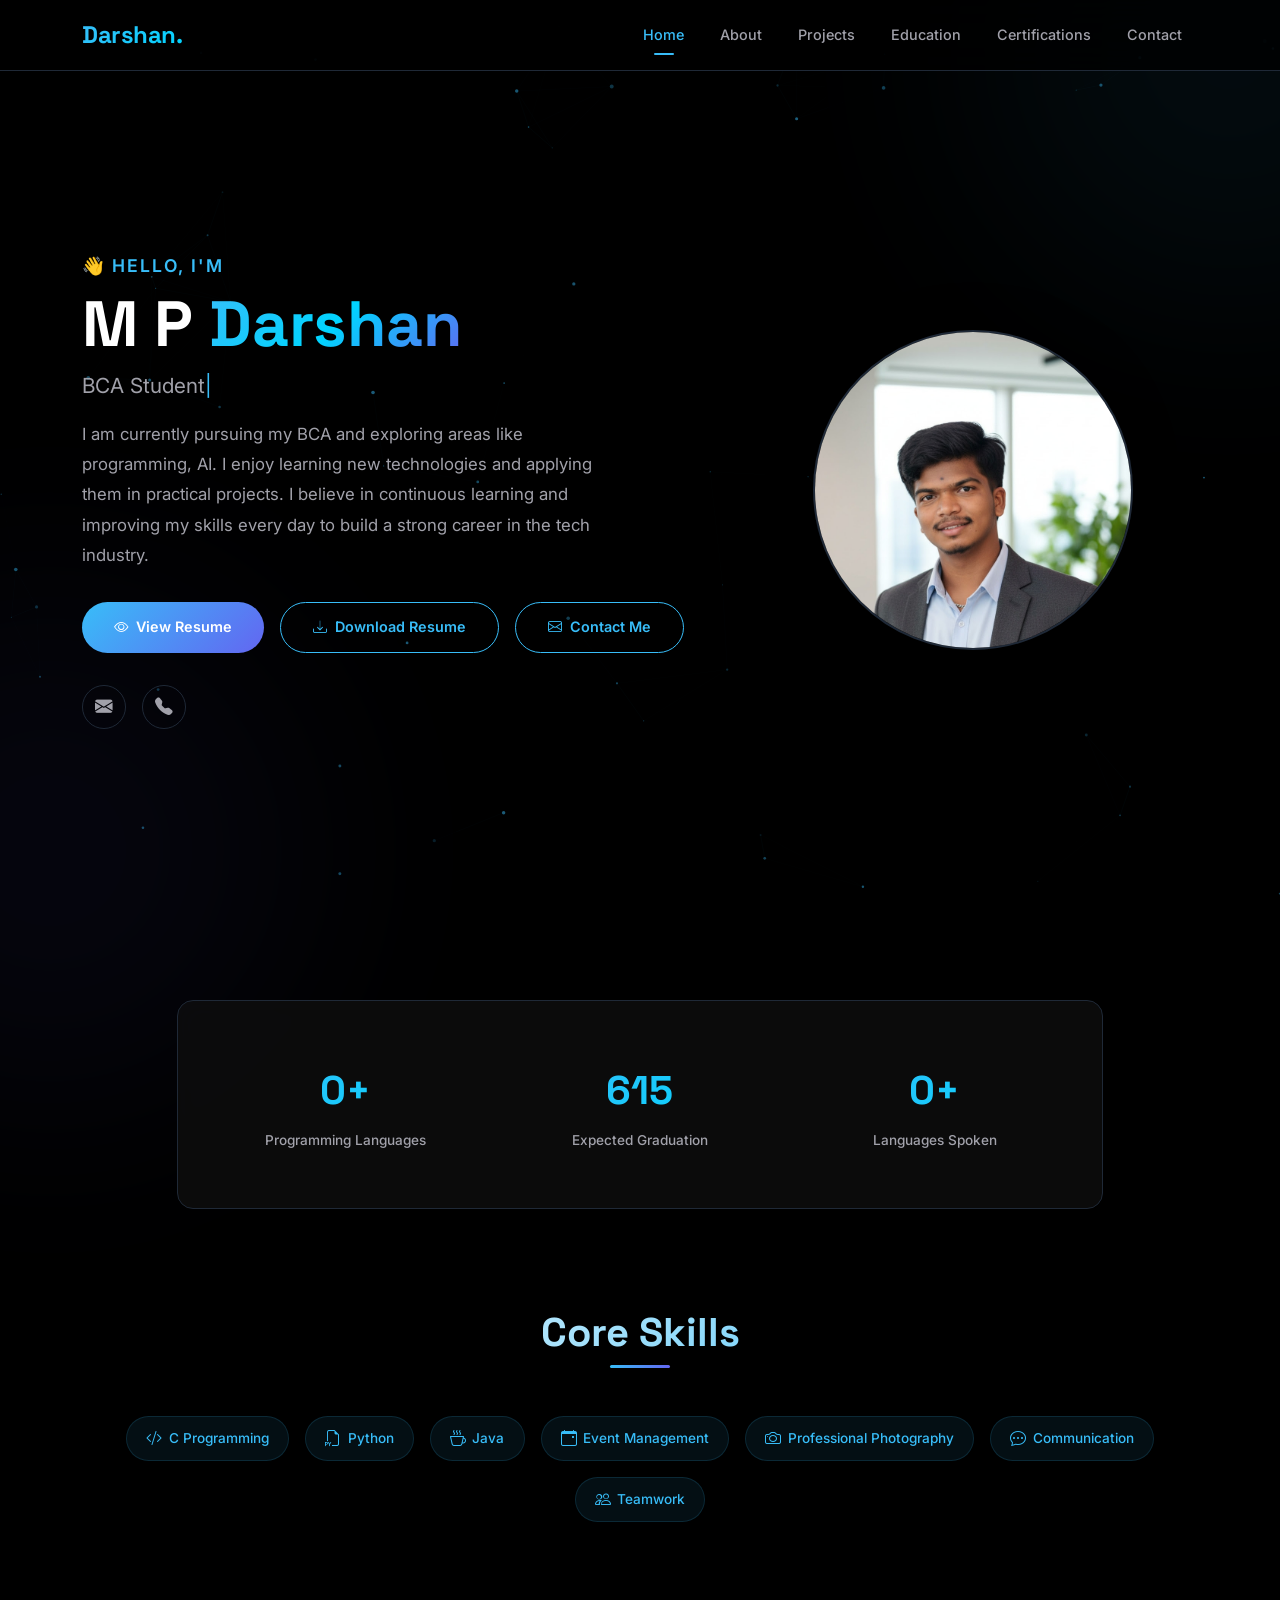
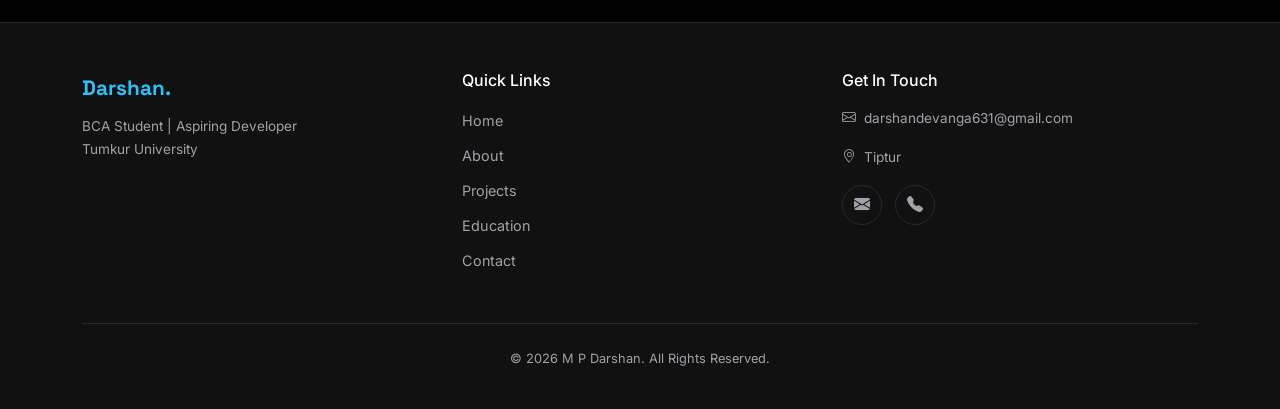
<file: index.html>
<!DOCTYPE html>
<html lang="en">
<head>
  <meta charset="UTF-8">
  <meta name="viewport" content="width=device-width, initial-scale=1.0">
  <meta name="description" content="M P Darshan — BCA Student, Aspiring Developer & Tech Enthusiast. Portfolio showcasing skills, projects and education.">
  <title>M P Darshan | Portfolio</title>
  <!-- Bootstrap 5 CSS -->
  <link href="https://cdn.jsdelivr.net/npm/bootstrap@5.3.3/dist/css/bootstrap.min.css" rel="stylesheet">
  <!-- Bootstrap Icons -->
  <link href="https://cdn.jsdelivr.net/npm/bootstrap-icons@1.11.3/font/bootstrap-icons.min.css" rel="stylesheet">
  <!-- Custom CSS -->
  <link rel="stylesheet" href="css/style.css">
</head>
<body>

  <!-- Loading Screen -->
  <div class="loader-wrapper" id="loader">
    <div class="loader"></div>
  </div>

  <!-- Particle Background -->
  <canvas id="particle-canvas"></canvas>

  <!-- Ambient Glows -->
  <div class="ambient-glow ambient-glow-1"></div>
  <div class="ambient-glow ambient-glow-2"></div>

  <!-- Navbar -->
  <nav class="navbar navbar-expand-lg navbar-custom fixed-top">
    <div class="container">
      <a class="navbar-brand" href="index.html">
        <span class="navbar-brand-text">Darshan.</span>
      </a>
      <button class="navbar-toggler" type="button" data-bs-toggle="collapse" data-bs-target="#navbarNav">
        <span class="navbar-toggler-icon"></span>
      </button>
      <div class="collapse navbar-collapse justify-content-end" id="navbarNav">
        <ul class="navbar-nav gap-1">
          <li class="nav-item"><a class="nav-link" href="index.html">Home</a></li>
          <li class="nav-item"><a class="nav-link" href="pages/about.html">About</a></li>
          <li class="nav-item"><a class="nav-link" href="pages/projects.html">Projects</a></li>
          <li class="nav-item"><a class="nav-link" href="pages/education.html">Education</a></li>
          <li class="nav-item"><a class="nav-link" href="pages/certifications.html">Certifications</a></li>
          <li class="nav-item"><a class="nav-link" href="pages/contact.html">Contact</a></li>
        </ul>
      </div>
    </div>
  </nav>

  <!-- Page Content -->
  <div class="page-content">

    <!-- Hero Section -->
    <section class="hero-section" id="hero">
      <div class="container">
        <div class="row align-items-center">
          <div class="col-lg-5 order-lg-2 mb-4 mb-lg-0">
            <div class="hero-photo reveal">
              <img src="assets/images/profile.jpeg" alt="M P Darshan">
            </div>
          </div>
          <div class="col-lg-7 order-lg-1">
            <div class="reveal-left">
              <p class="hero-greeting">👋 Hello, I'm</p>
              <h1 class="hero-name">M P <span class="gradient-text">Darshan</span></h1>
              <p class="hero-tagline"><span id="typed-text"></span><span class="typed-cursor">|</span></p>
              <p class="hero-desc">I am currently pursuing my BCA and exploring areas like programming, AI. I enjoy learning new technologies and applying them in practical projects. I believe in continuous learning and improving my skills every day to build a strong career in the tech industry.</p>
              <div class="hero-buttons">
                <a href="assets/resume/resume.jpeg" target="_blank" class="btn-primary-custom">
                  <i class="bi bi-eye"></i> View Resume
                </a>
                <a href="assets/resume/resume.jpeg" download="Darshan_Resume" class="btn-outline-custom">
                  <i class="bi bi-download"></i> Download Resume
                </a>
                <a href="pages/contact.html" class="btn-outline-custom">
                  <i class="bi bi-envelope"></i> Contact Me
                </a>
              </div>
              <div class="hero-social">
                <a href="mailto:darshandevanga631@gmail.com" title="Email"><i class="bi bi-envelope-fill"></i></a>
                <a href="tel:+919353750095" title="Phone"><i class="bi bi-telephone-fill"></i></a>
              </div>
            </div>
          </div>
        </div>
      </div>
    </section>

    <!-- Quick About Section -->
    <section class="section" id="quick-about">
      <div class="container">
        <div class="row justify-content-center">
          <div class="col-lg-10">
            <div class="glass-card reveal" style="text-align:center;">
              <div class="row g-4">
                <div class="col-md-4">
                  <div class="stat-card">
                    <div class="stat-number" data-count="3" data-suffix="+">0</div>
                    <div class="stat-label">Programming Languages</div>
                  </div>
                </div>
                <div class="col-md-4">
                  <div class="stat-card">
                    <div class="stat-number" data-count="2026">0</div>
                    <div class="stat-label">Expected Graduation</div>
                  </div>
                </div>
                <div class="col-md-4">
                  <div class="stat-card">
                    <div class="stat-number" data-count="2" data-suffix="+">0</div>
                    <div class="stat-label">Languages Spoken</div>
                  </div>
                </div>
              </div>
            </div>
          </div>
        </div>
      </div>
    </section>

    <!-- Skills Preview -->
    <section class="section" style="padding-top:0;">
      <div class="container">
        <h2 class="section-title reveal">Core Skills</h2>
        <div class="section-line reveal"></div>
        <div class="d-flex flex-wrap justify-content-center gap-3 reveal">
          <span class="skill-tag"><i class="bi bi-code-slash"></i> C Programming</span>
          <span class="skill-tag"><i class="bi bi-filetype-py"></i> Python</span>
          <span class="skill-tag"><i class="bi bi-cup-hot"></i> Java</span>
          <span class="skill-tag"><i class="bi bi-calendar-event"></i> Event Management</span>
          <span class="skill-tag"><i class="bi bi-camera"></i> Professional Photography</span>
          <span class="skill-tag"><i class="bi bi-chat-dots"></i> Communication</span>
          <span class="skill-tag"><i class="bi bi-people"></i> Teamwork</span>
        </div>
      </div>
    </section>

  </div>

  <!-- Footer -->
  <footer class="footer">
    <div class="container">
      <div class="row g-4">
        <div class="col-lg-4">
          <div class="footer-brand">Darshan.</div>
          <p class="footer-text">BCA Student | Aspiring Developer<br>Tumkur University</p>
        </div>
        <div class="col-lg-4">
          <h6 class="text-white mb-3">Quick Links</h6>
          <ul class="footer-links">
            <li><a href="index.html">Home</a></li>
            <li><a href="pages/about.html">About</a></li>
            <li><a href="pages/projects.html">Projects</a></li>
            <li><a href="pages/education.html">Education</a></li>
            <li><a href="pages/contact.html">Contact</a></li>
          </ul>
        </div>
        <div class="col-lg-4">
          <h6 class="text-white mb-3">Get In Touch</h6>
          <p class="footer-text"><i class="bi bi-envelope me-2"></i>darshandevanga631@gmail.com</p>
          <p class="footer-text"><i class="bi bi-geo-alt me-2"></i>Tiptur</p>
          <div class="footer-social mt-3">
            <a href="mailto:darshandevanga631@gmail.com"><i class="bi bi-envelope-fill"></i></a>
            <a href="tel:+919353750095"><i class="bi bi-telephone-fill"></i></a>
          </div>
        </div>
      </div>
      <div class="footer-bottom">
        <p>&copy; 2026 M P Darshan. All Rights Reserved.</p>
      </div>
    </div>
  </footer>

  <!-- Scroll to Top -->
  <button class="scroll-top" id="scroll-top-btn"><i class="bi bi-chevron-up"></i></button>

  <!-- Bootstrap JS -->
  <script src="https://cdn.jsdelivr.net/npm/bootstrap@5.3.3/dist/js/bootstrap.bundle.min.js"></script>
  <!-- Custom JS -->
  <script src="js/main.js"></script>
</body>
</html>
</file>
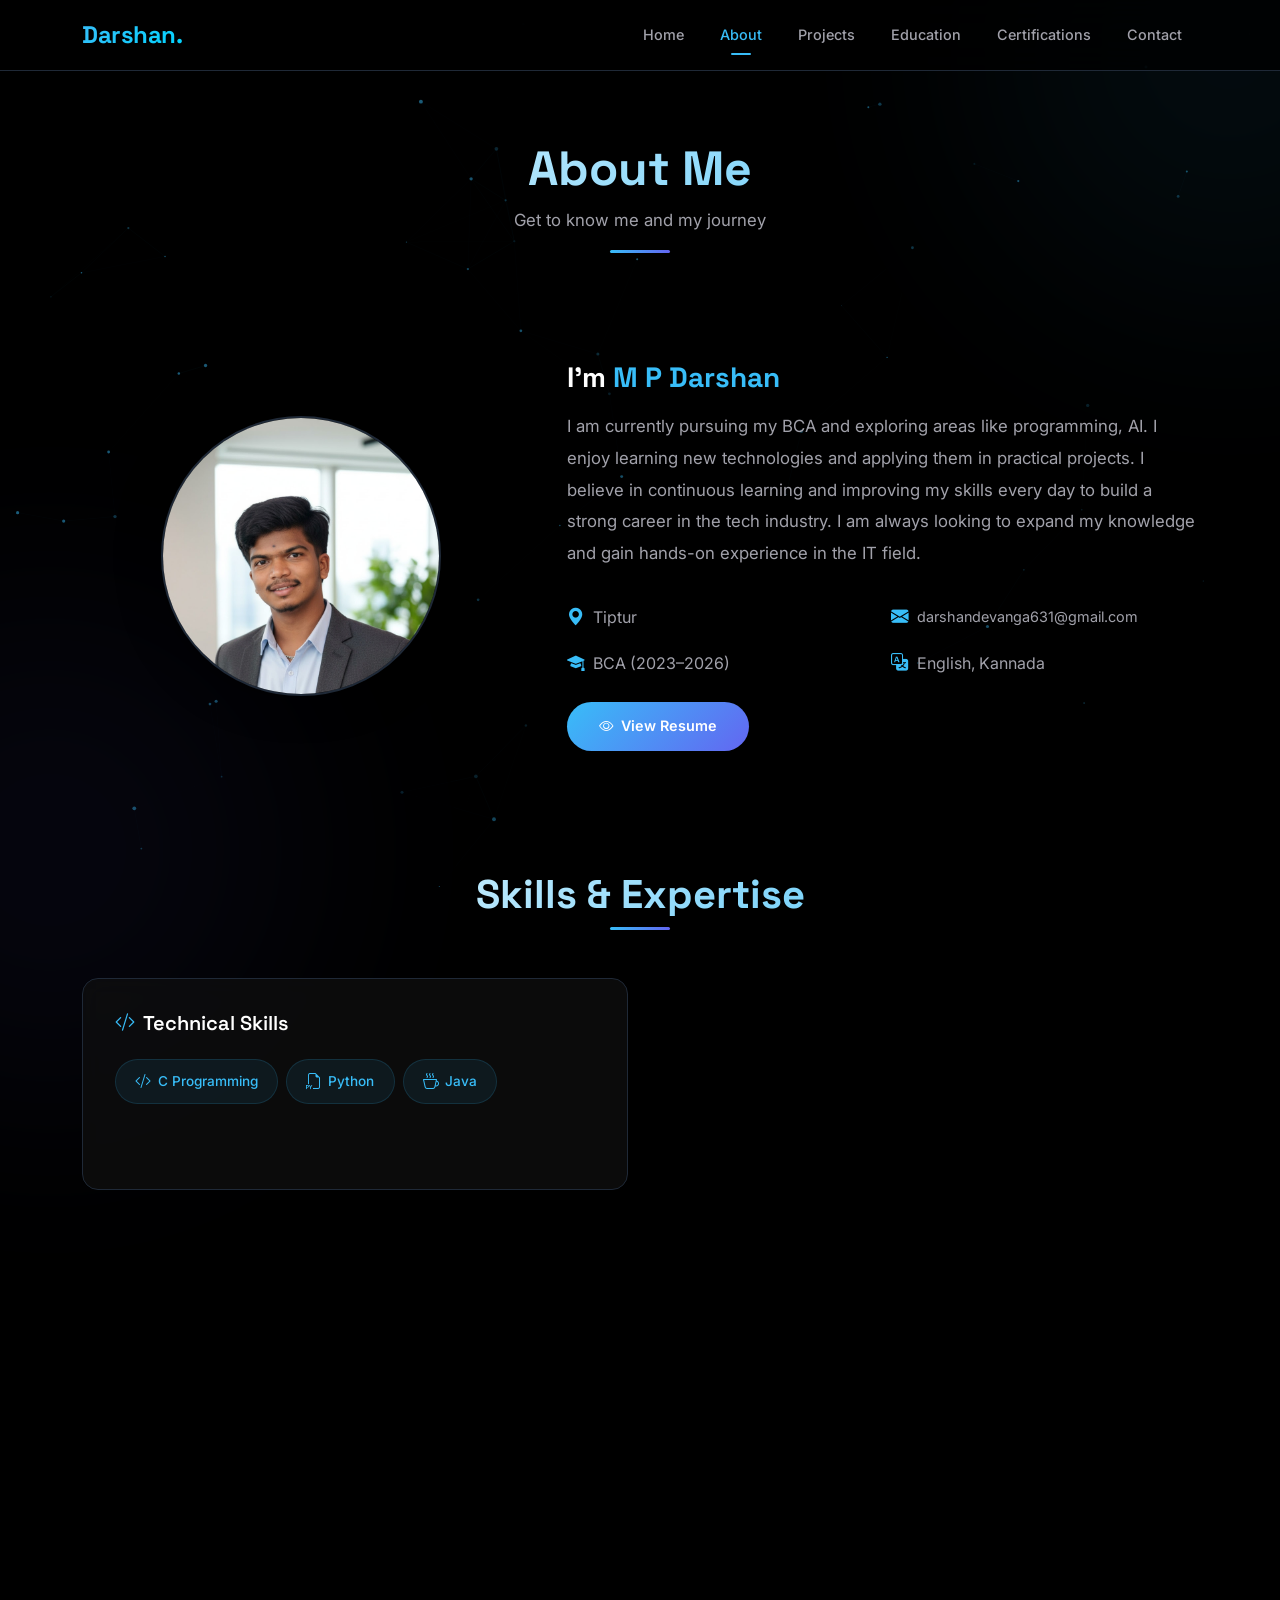
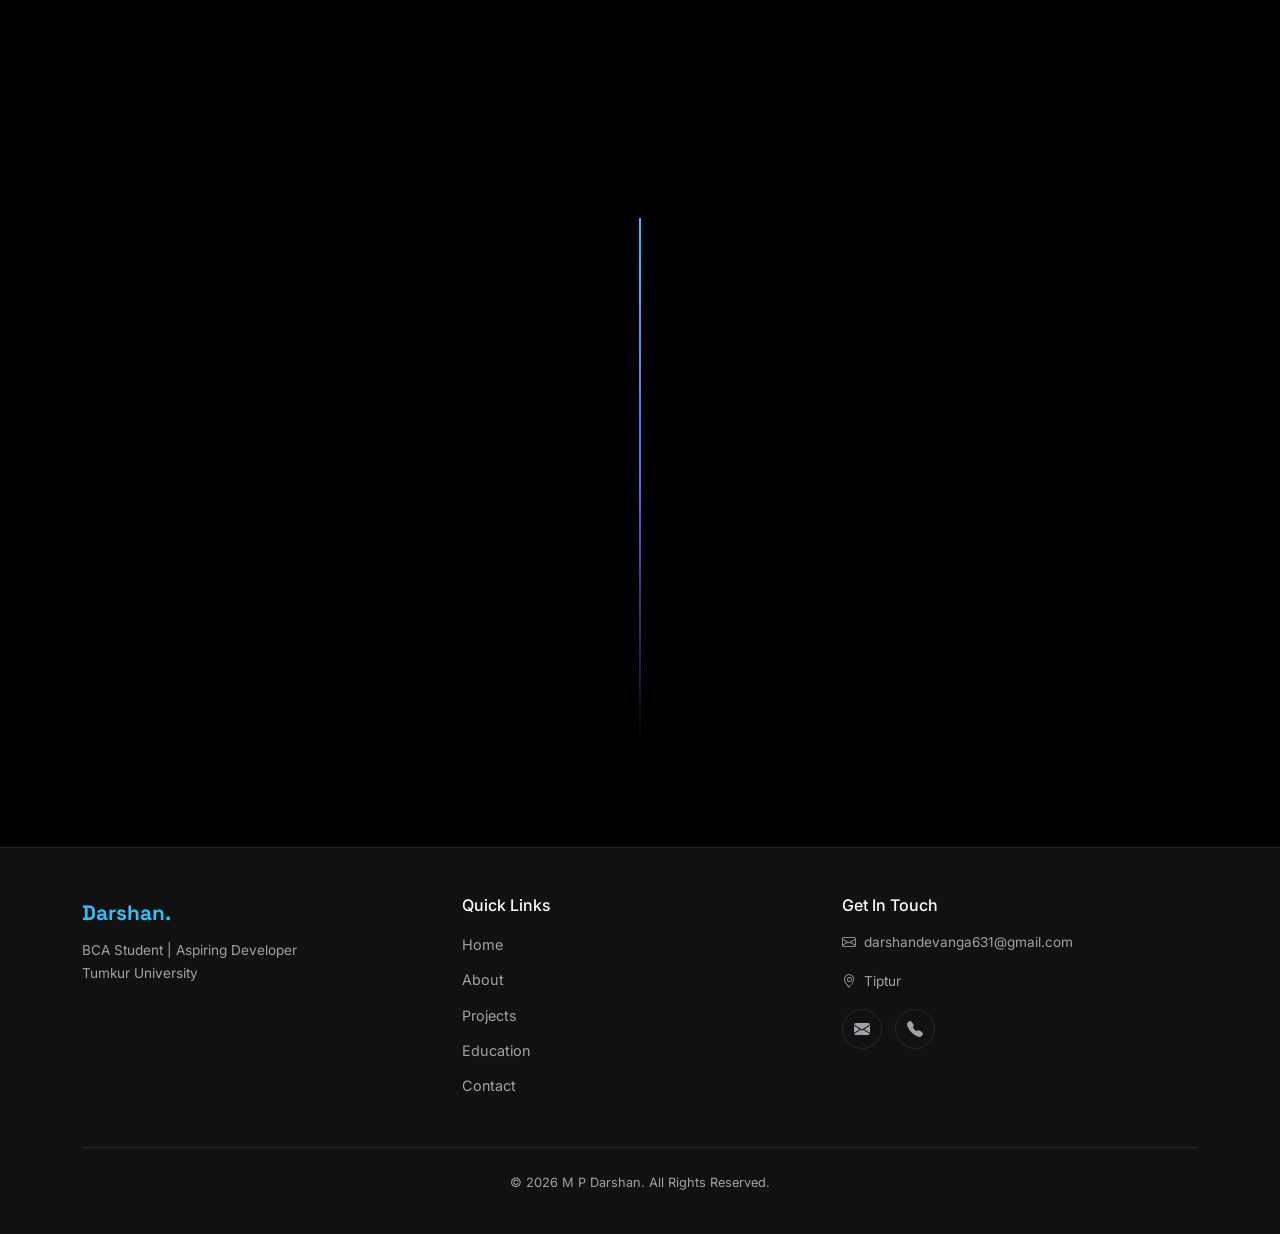
<file: pages/about.html>
<!DOCTYPE html>
<html lang="en">
<head>
  <meta charset="UTF-8">
  <meta name="viewport" content="width=device-width, initial-scale=1.0">
  <meta name="description" content="About M P Darshan — Skills, journey and background of a BCA student and aspiring developer.">
  <title>About | M P Darshan</title>
  <link href="https://cdn.jsdelivr.net/npm/bootstrap@5.3.3/dist/css/bootstrap.min.css" rel="stylesheet">
  <link href="https://cdn.jsdelivr.net/npm/bootstrap-icons@1.11.3/font/bootstrap-icons.min.css" rel="stylesheet">
  <link rel="stylesheet" href="../css/style.css">
</head>
<body>

  <div class="loader-wrapper" id="loader"><div class="loader"></div></div>
  <canvas id="particle-canvas"></canvas>
  <div class="ambient-glow ambient-glow-1"></div>
  <div class="ambient-glow ambient-glow-2"></div>

  <!-- Navbar -->
  <nav class="navbar navbar-expand-lg navbar-custom fixed-top">
    <div class="container">
      <a class="navbar-brand" href="../index.html"><span class="navbar-brand-text">Darshan.</span></a>
      <button class="navbar-toggler" type="button" data-bs-toggle="collapse" data-bs-target="#navbarNav">
        <span class="navbar-toggler-icon"></span>
      </button>
      <div class="collapse navbar-collapse justify-content-end" id="navbarNav">
        <ul class="navbar-nav gap-1">
          <li class="nav-item"><a class="nav-link" href="../index.html">Home</a></li>
          <li class="nav-item"><a class="nav-link" href="about.html">About</a></li>
          <li class="nav-item"><a class="nav-link" href="projects.html">Projects</a></li>
          <li class="nav-item"><a class="nav-link" href="education.html">Education</a></li>
          <li class="nav-item"><a class="nav-link" href="certifications.html">Certifications</a></li>
          <li class="nav-item"><a class="nav-link" href="contact.html">Contact</a></li>
        </ul>
      </div>
    </div>
  </nav>

  <div class="page-content">

    <!-- Page Header -->
    <div class="page-header">
      <h1 class="reveal">About Me</h1>
      <p class="reveal">Get to know me and my journey</p>
      <div class="section-line reveal" style="margin-top:1rem;"></div>
    </div>

    <!-- About Content -->
    <section class="section" style="padding-top:0;">
      <div class="container">
        <div class="row g-5 align-items-center">
          <div class="col-lg-5 text-center reveal-left">
            <img src="../assets/images/profile.jpeg" alt="M P Darshan" style="width:280px;height:280px;border-radius:50%;object-fit:cover;object-position:top;border:2px solid var(--border);box-shadow:0 0 40px rgba(0,0,0,0.5);">
          </div>
          <div class="col-lg-7 reveal-right">
            <h3 style="font-family:var(--font-heading);font-weight:700;margin-bottom:1rem;">
              I'm <span style="color:var(--primary);">M P Darshan</span>
            </h3>
            <p style="color:var(--text-secondary);font-size:1.05rem;line-height:1.9;">
              I am currently pursuing my BCA and exploring areas like programming, AI. I enjoy learning new technologies and applying them in practical projects. I believe in continuous learning and improving my skills every day to build a strong career in the tech industry. I am always looking to expand my knowledge and gain hands-on experience in the IT field.
            </p>
            <div class="row g-3 mt-3">
              <div class="col-sm-6">
                <div class="d-flex align-items-center gap-2">
                  <i class="bi bi-geo-alt-fill" style="color:var(--primary);font-size:1.1rem;"></i>
                  <span style="color:var(--text-secondary);">Tiptur</span>
                </div>
              </div>
              <div class="col-sm-6">
                <div class="d-flex align-items-center gap-2">
                  <i class="bi bi-envelope-fill" style="color:var(--primary);font-size:1.1rem;"></i>
                  <span style="color:var(--text-secondary);font-size:0.9rem;">darshandevanga631@gmail.com</span>
                </div>
              </div>
              <div class="col-sm-6">
                <div class="d-flex align-items-center gap-2">
                  <i class="bi bi-mortarboard-fill" style="color:var(--primary);font-size:1.1rem;"></i>
                  <span style="color:var(--text-secondary);">BCA (2023–2026)</span>
                </div>
              </div>
              <div class="col-sm-6">
                <div class="d-flex align-items-center gap-2">
                  <i class="bi bi-translate" style="color:var(--primary);font-size:1.1rem;"></i>
                  <span style="color:var(--text-secondary);">English, Kannada</span>
                </div>
              </div>
            </div>
            <div class="mt-4">
              <a href="../assets/resume/resume.jpeg" target="_blank" class="btn-primary-custom">
                <i class="bi bi-eye"></i> View Resume
              </a>
            </div>
          </div>
        </div>
      </div>
    </section>

    <!-- Skills Section -->
    <section class="section" style="padding-top:20px;">
      <div class="container">
        <h2 class="section-title reveal">Skills & Expertise</h2>
        <div class="section-line reveal"></div>

        <div class="row g-4 justify-content-center">
          <!-- Technical Skills -->
          <div class="col-lg-6 reveal-left">
            <div class="glass-card h-100">
              <h5 style="font-family:var(--font-heading);font-weight:600;margin-bottom:1.5rem;">
                <i class="bi bi-code-slash me-2" style="color:var(--primary);"></i>Technical Skills
              </h5>
              <div class="d-flex flex-wrap gap-2">
                <span class="skill-tag"><i class="bi bi-code-slash"></i> C Programming</span>
                <span class="skill-tag"><i class="bi bi-filetype-py"></i> Python</span>
                <span class="skill-tag"><i class="bi bi-cup-hot"></i> Java</span>
              </div>
            </div>
          </div>

          <!-- Other Skills -->
          <div class="col-lg-6 reveal-right">
            <div class="glass-card h-100">
              <h5 style="font-family:var(--font-heading);font-weight:600;margin-bottom:1.5rem;">
                <i class="bi bi-person-gear me-2" style="color:var(--secondary);"></i>Professional Skills
              </h5>
              <div class="d-flex flex-wrap gap-2">
                <span class="skill-tag"><i class="bi bi-calendar-event"></i> Event Management</span>
                <span class="skill-tag"><i class="bi bi-camera"></i> Professional Photography</span>
                <span class="skill-tag"><i class="bi bi-chat-dots"></i> Good Communication</span>
                <span class="skill-tag"><i class="bi bi-people"></i> Teamwork</span>
              </div>
            </div>
          </div>
        </div>
      </div>
    </section>

    <!-- Languages Section -->
    <section class="section" style="padding-top:20px;">
      <div class="container">
        <h2 class="section-title reveal">Languages</h2>
        <div class="section-line reveal"></div>
        <div class="row g-4 justify-content-center">
          <div class="col-md-4 reveal">
            <div class="glass-card text-center">
              <div style="width:60px;height:60px;border-radius:14px;background:linear-gradient(135deg,rgba(56,189,248,0.12),rgba(99,102,241,0.12));display:flex;align-items:center;justify-content:center;font-size:1.5rem;color:var(--primary);margin:0 auto 1rem;">
                <i class="bi bi-translate"></i>
              </div>
              <h5 style="font-family:var(--font-heading);font-weight:600;">English</h5>
            </div>
          </div>
          <div class="col-md-4 reveal">
            <div class="glass-card text-center">
              <div style="width:60px;height:60px;border-radius:14px;background:linear-gradient(135deg,rgba(56,189,248,0.12),rgba(99,102,241,0.12));display:flex;align-items:center;justify-content:center;font-size:1.5rem;color:var(--primary);margin:0 auto 1rem;">
                <i class="bi bi-translate"></i>
              </div>
              <h5 style="font-family:var(--font-heading);font-weight:600;">Kannada</h5>
            </div>
          </div>
        </div>
      </div>
    </section>

    <!-- Journey Timeline -->
    <section class="section" style="padding-top:20px;">
      <div class="container">
        <h2 class="section-title reveal">My Journey</h2>
        <div class="section-line reveal"></div>
        <div class="timeline">
          <div class="timeline-item reveal">
            <div class="timeline-dot"></div>
            <div class="timeline-content">
              <div class="glass-card">
                <span class="timeline-year">2023 – 2026</span>
                <h5 style="font-family:var(--font-heading);font-weight:600;margin-top:0.5rem;">Bachelor of Computer Science (BCA)</h5>
                <p style="color:var(--text-secondary);margin-bottom:0;">Tumkur University</p>
              </div>
            </div>
          </div>
          <div class="timeline-item reveal">
            <div class="timeline-dot"></div>
            <div class="timeline-content">
              <div class="glass-card">
                <span class="timeline-year">Present</span>
                <h5 style="font-family:var(--font-heading);font-weight:600;margin-top:0.5rem;">Fresher — Looking for Opportunities</h5>
                <p style="color:var(--text-secondary);margin-bottom:0;">Exploring programming, AI and building practical projects</p>
              </div>
            </div>
          </div>
        </div>
      </div>
    </section>

  </div>

  <!-- Footer -->
  <footer class="footer">
    <div class="container">
      <div class="row g-4">
        <div class="col-lg-4">
          <div class="footer-brand">Darshan.</div>
          <p class="footer-text">BCA Student | Aspiring Developer<br>Tumkur University</p>
        </div>
        <div class="col-lg-4">
          <h6 class="text-white mb-3">Quick Links</h6>
          <ul class="footer-links">
            <li><a href="../index.html">Home</a></li>
            <li><a href="about.html">About</a></li>
            <li><a href="projects.html">Projects</a></li>
            <li><a href="education.html">Education</a></li>
            <li><a href="contact.html">Contact</a></li>
          </ul>
        </div>
        <div class="col-lg-4">
          <h6 class="text-white mb-3">Get In Touch</h6>
          <p class="footer-text"><i class="bi bi-envelope me-2"></i>darshandevanga631@gmail.com</p>
          <p class="footer-text"><i class="bi bi-geo-alt me-2"></i>Tiptur</p>
          <div class="footer-social mt-3">
            <a href="mailto:darshandevanga631@gmail.com"><i class="bi bi-envelope-fill"></i></a>
            <a href="tel:+919353750095"><i class="bi bi-telephone-fill"></i></a>
          </div>
        </div>
      </div>
      <div class="footer-bottom">
        <p>&copy; 2026 M P Darshan. All Rights Reserved.</p>
      </div>
    </div>
  </footer>

  <button class="scroll-top" id="scroll-top-btn"><i class="bi bi-chevron-up"></i></button>
  <script src="https://cdn.jsdelivr.net/npm/bootstrap@5.3.3/dist/js/bootstrap.bundle.min.js"></script>
  <script src="../js/main.js"></script>
</body>
</html>
</file>
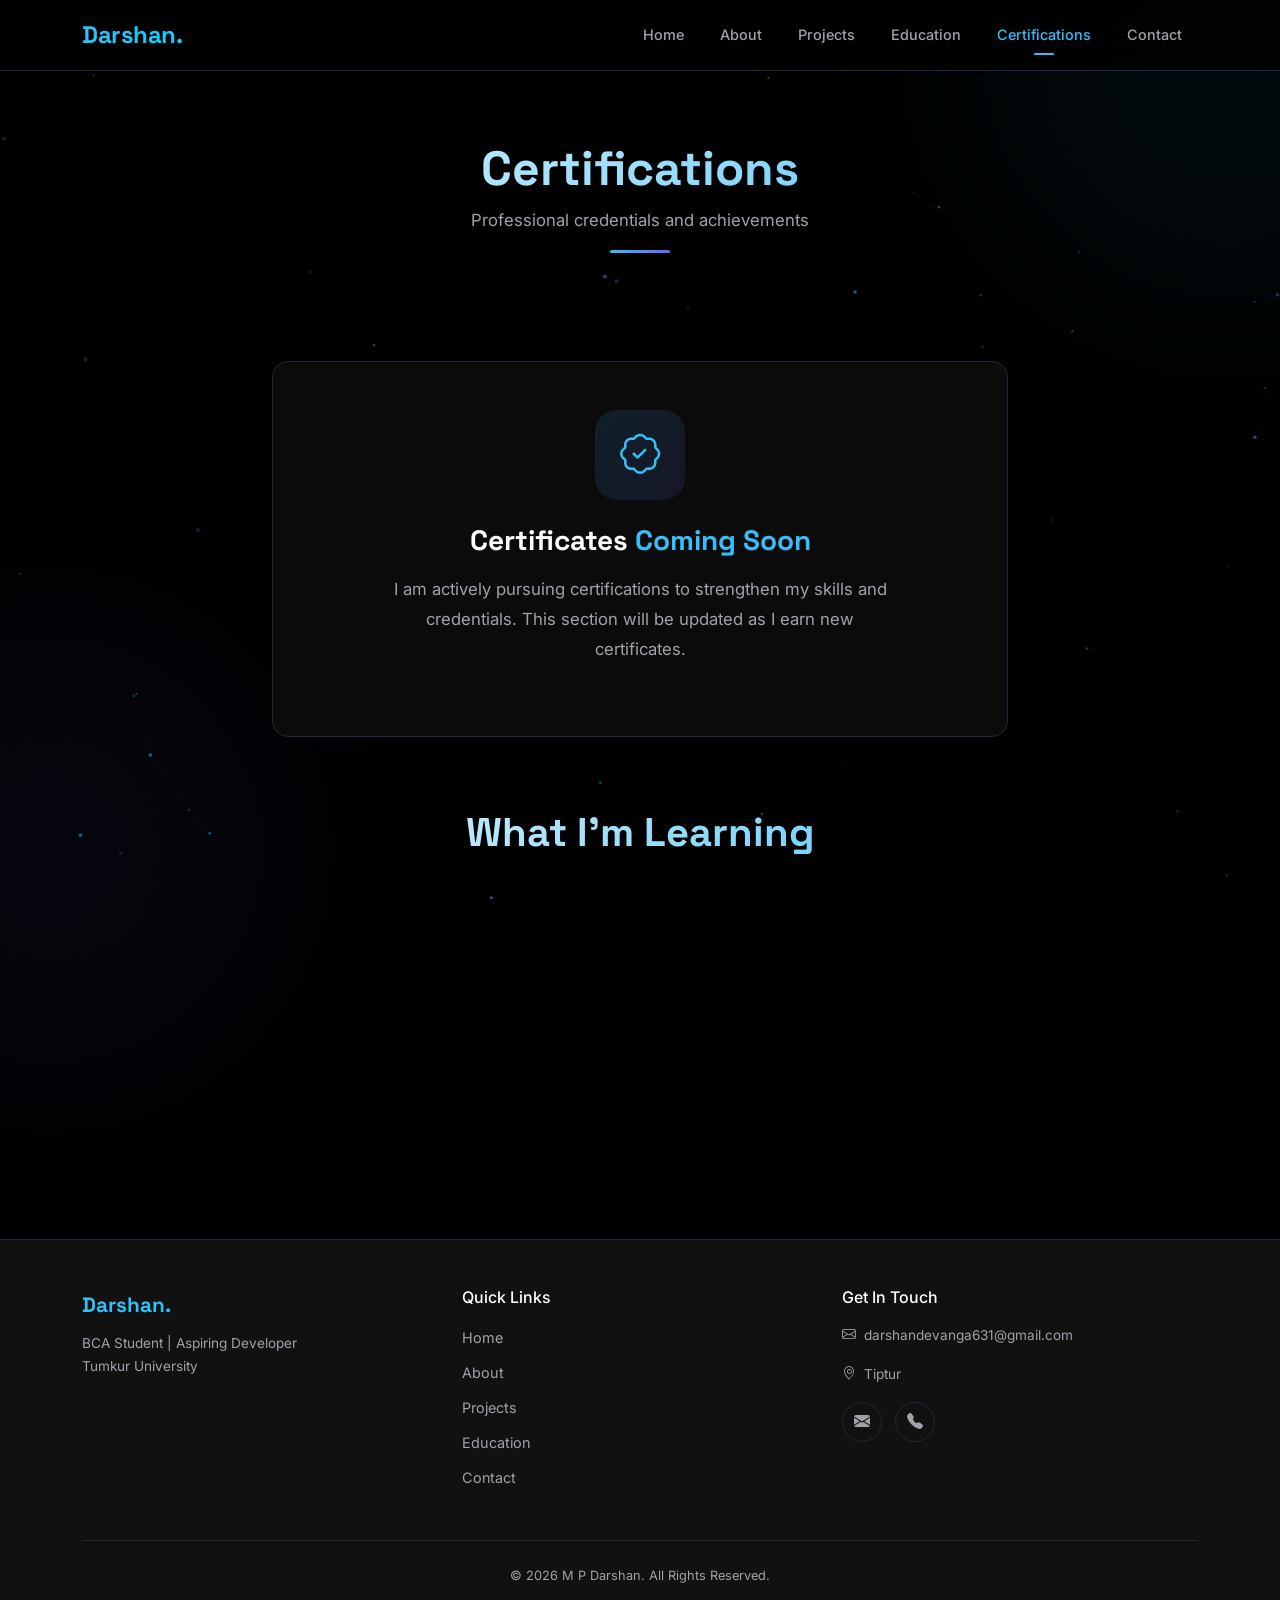
<file: pages/certifications.html>
<!DOCTYPE html>
<html lang="en">
<head>
  <meta charset="UTF-8">
  <meta name="viewport" content="width=device-width, initial-scale=1.0">
  <meta name="description" content="Certifications of M P Darshan — Professional certifications and credentials.">
  <title>Certifications | M P Darshan</title>
  <link href="https://cdn.jsdelivr.net/npm/bootstrap@5.3.3/dist/css/bootstrap.min.css" rel="stylesheet">
  <link href="https://cdn.jsdelivr.net/npm/bootstrap-icons@1.11.3/font/bootstrap-icons.min.css" rel="stylesheet">
  <link rel="stylesheet" href="../css/style.css">
</head>
<body>

  <div class="loader-wrapper" id="loader"><div class="loader"></div></div>
  <canvas id="particle-canvas"></canvas>
  <div class="ambient-glow ambient-glow-1"></div>
  <div class="ambient-glow ambient-glow-2"></div>

  <!-- Navbar -->
  <nav class="navbar navbar-expand-lg navbar-custom fixed-top">
    <div class="container">
      <a class="navbar-brand" href="../index.html"><span class="navbar-brand-text">Darshan.</span></a>
      <button class="navbar-toggler" type="button" data-bs-toggle="collapse" data-bs-target="#navbarNav">
        <span class="navbar-toggler-icon"></span>
      </button>
      <div class="collapse navbar-collapse justify-content-end" id="navbarNav">
        <ul class="navbar-nav gap-1">
          <li class="nav-item"><a class="nav-link" href="../index.html">Home</a></li>
          <li class="nav-item"><a class="nav-link" href="about.html">About</a></li>
          <li class="nav-item"><a class="nav-link" href="projects.html">Projects</a></li>
          <li class="nav-item"><a class="nav-link" href="education.html">Education</a></li>
          <li class="nav-item"><a class="nav-link" href="certifications.html">Certifications</a></li>
          <li class="nav-item"><a class="nav-link" href="contact.html">Contact</a></li>
        </ul>
      </div>
    </div>
  </nav>

  <div class="page-content">

    <!-- Page Header -->
    <div class="page-header">
      <h1 class="reveal">Certifications</h1>
      <p class="reveal">Professional credentials and achievements</p>
      <div class="section-line reveal" style="margin-top:1rem;"></div>
    </div>

    <!-- Certifications Section -->
    <section class="section" style="padding-top:0;">
      <div class="container">

        <!-- Placeholder for future certificates -->
        <div class="row justify-content-center mb-5">
          <div class="col-lg-8 reveal">
            <div class="glass-card text-center" style="padding:3rem 2rem;">
              <div style="width:90px;height:90px;border-radius:22px;background:linear-gradient(135deg,rgba(56,189,248,0.12),rgba(99,102,241,0.12));display:flex;align-items:center;justify-content:center;font-size:2.5rem;color:var(--primary);margin:0 auto 1.5rem;">
                <i class="bi bi-patch-check"></i>
              </div>
              <h3 style="font-family:var(--font-heading);font-weight:700;margin-bottom:1rem;">
                Certificates <span style="color:var(--primary);">Coming Soon</span>
              </h3>
              <p style="color:var(--text-secondary);font-size:1.05rem;max-width:500px;margin:0 auto 1.5rem;line-height:1.8;">
                I am actively pursuing certifications to strengthen my skills and credentials. This section will be updated as I earn new certificates.
              </p>
            </div>
          </div>
        </div>

        <!--
          =============================================
          HOW TO ADD CERTIFICATES:
          =============================================
          1. Place certificate images in assets/certificates/ folder
          2. Uncomment and copy one of the card blocks below
          3. Update the image path, title, issuer, and date
          =============================================
        -->

        <!-- Certificate Cards Grid (ready for future use) -->
        <div class="row g-4 justify-content-center" id="cert-grid">

          <!--
          <div class="col-md-6 col-lg-4 reveal">
            <div class="glass-card cert-card h-100">
              <div class="cert-icon">
                <i class="bi bi-award"></i>
              </div>
              <h5 style="font-family:var(--font-heading);font-weight:600;margin-bottom:0.5rem;">Certificate Title</h5>
              <p style="color:var(--primary);font-size:0.85rem;font-weight:500;margin-bottom:0.5rem;">Issuing Organization</p>
              <p style="color:var(--text-secondary);font-size:0.8rem;margin-bottom:1rem;">Month Year</p>
              <a href="../assets/certificates/cert-filename.jpg" target="_blank" class="btn-outline-custom" style="font-size:0.8rem;padding:0.5rem 1.2rem;">
                <i class="bi bi-eye"></i> View Certificate
              </a>
            </div>
          </div>
          -->

        </div>

        <!-- What I'm Learning -->
        <div class="mt-5">
          <h2 class="section-title reveal">What I'm Learning</h2>
          <div class="section-line reveal"></div>
          <div class="row g-4 justify-content-center">
            <div class="col-md-6 col-lg-4 reveal">
              <div class="glass-card text-center h-100">
                <div style="width:60px;height:60px;border-radius:14px;background:linear-gradient(135deg,rgba(56,189,248,0.12),rgba(99,102,241,0.12));display:flex;align-items:center;justify-content:center;font-size:1.5rem;color:var(--primary);margin:0 auto 1rem;">
                  <i class="bi bi-braces"></i>
                </div>
                <h5 style="font-family:var(--font-heading);font-weight:600;">Programming</h5>
                <p style="color:var(--text-secondary);font-size:0.9rem;margin-bottom:0;">
                  Deepening knowledge in C, Python and Java through continuous practice.
                </p>
              </div>
            </div>
            <div class="col-md-6 col-lg-4 reveal">
              <div class="glass-card text-center h-100">
                <div style="width:60px;height:60px;border-radius:14px;background:linear-gradient(135deg,rgba(56,189,248,0.12),rgba(99,102,241,0.12));display:flex;align-items:center;justify-content:center;font-size:1.5rem;color:var(--primary);margin:0 auto 1rem;">
                  <i class="bi bi-robot"></i>
                </div>
                <h5 style="font-family:var(--font-heading);font-weight:600;">Artificial Intelligence</h5>
                <p style="color:var(--text-secondary);font-size:0.9rem;margin-bottom:0;">
                  Exploring AI concepts and applying them in practical projects.
                </p>
              </div>
            </div>
            <div class="col-md-6 col-lg-4 reveal">
              <div class="glass-card text-center h-100">
                <div style="width:60px;height:60px;border-radius:14px;background:linear-gradient(135deg,rgba(56,189,248,0.12),rgba(99,102,241,0.12));display:flex;align-items:center;justify-content:center;font-size:1.5rem;color:var(--primary);margin:0 auto 1rem;">
                  <i class="bi bi-lightbulb"></i>
                </div>
                <h5 style="font-family:var(--font-heading);font-weight:600;">Tech Industry Skills</h5>
                <p style="color:var(--text-secondary);font-size:0.9rem;margin-bottom:0;">
                  Building a strong career foundation with hands-on IT experience.
                </p>
              </div>
            </div>
          </div>
        </div>

      </div>
    </section>

  </div>

  <!-- Footer -->
  <footer class="footer">
    <div class="container">
      <div class="row g-4">
        <div class="col-lg-4">
          <div class="footer-brand">Darshan.</div>
          <p class="footer-text">BCA Student | Aspiring Developer<br>Tumkur University</p>
        </div>
        <div class="col-lg-4">
          <h6 class="text-white mb-3">Quick Links</h6>
          <ul class="footer-links">
            <li><a href="../index.html">Home</a></li>
            <li><a href="about.html">About</a></li>
            <li><a href="projects.html">Projects</a></li>
            <li><a href="education.html">Education</a></li>
            <li><a href="contact.html">Contact</a></li>
          </ul>
        </div>
        <div class="col-lg-4">
          <h6 class="text-white mb-3">Get In Touch</h6>
          <p class="footer-text"><i class="bi bi-envelope me-2"></i>darshandevanga631@gmail.com</p>
          <p class="footer-text"><i class="bi bi-geo-alt me-2"></i>Tiptur</p>
          <div class="footer-social mt-3">
            <a href="mailto:darshandevanga631@gmail.com"><i class="bi bi-envelope-fill"></i></a>
            <a href="tel:+919353750095"><i class="bi bi-telephone-fill"></i></a>
          </div>
        </div>
      </div>
      <div class="footer-bottom">
        <p>&copy; 2026 M P Darshan. All Rights Reserved.</p>
      </div>
    </div>
  </footer>

  <button class="scroll-top" id="scroll-top-btn"><i class="bi bi-chevron-up"></i></button>
  <script src="https://cdn.jsdelivr.net/npm/bootstrap@5.3.3/dist/js/bootstrap.bundle.min.js"></script>
  <script src="../js/main.js"></script>
</body>
</html>
</file>
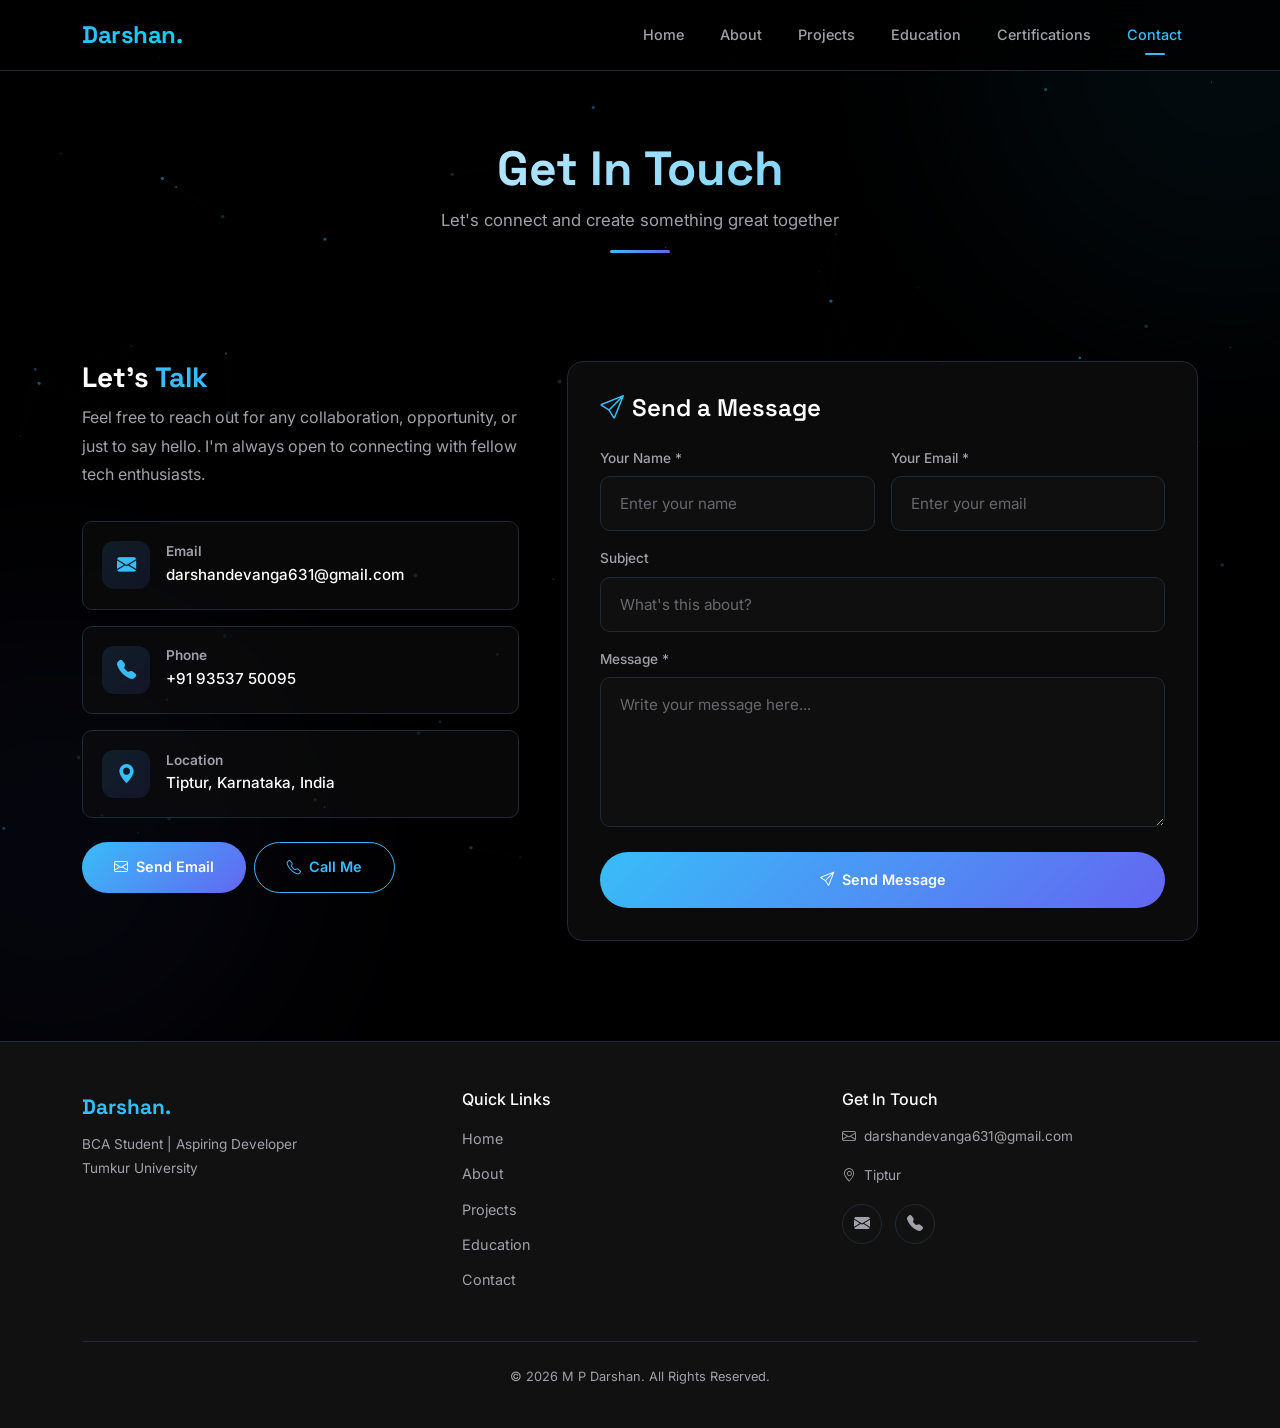
<file: pages/contact.html>
<!DOCTYPE html>
<html lang="en">
<head>
  <meta charset="UTF-8">
  <meta name="viewport" content="width=device-width, initial-scale=1.0">
  <meta name="description" content="Contact M P Darshan — Get in touch for collaborations, opportunities and inquiries.">
  <title>Contact | M P Darshan</title>
  <link href="https://cdn.jsdelivr.net/npm/bootstrap@5.3.3/dist/css/bootstrap.min.css" rel="stylesheet">
  <link href="https://cdn.jsdelivr.net/npm/bootstrap-icons@1.11.3/font/bootstrap-icons.min.css" rel="stylesheet">
  <link rel="stylesheet" href="../css/style.css">
</head>
<body>

  <div class="loader-wrapper" id="loader"><div class="loader"></div></div>
  <canvas id="particle-canvas"></canvas>
  <div class="ambient-glow ambient-glow-1"></div>
  <div class="ambient-glow ambient-glow-2"></div>

  <!-- Navbar -->
  <nav class="navbar navbar-expand-lg navbar-custom fixed-top">
    <div class="container">
      <a class="navbar-brand" href="../index.html"><span class="navbar-brand-text">Darshan.</span></a>
      <button class="navbar-toggler" type="button" data-bs-toggle="collapse" data-bs-target="#navbarNav">
        <span class="navbar-toggler-icon"></span>
      </button>
      <div class="collapse navbar-collapse justify-content-end" id="navbarNav">
        <ul class="navbar-nav gap-1">
          <li class="nav-item"><a class="nav-link" href="../index.html">Home</a></li>
          <li class="nav-item"><a class="nav-link" href="about.html">About</a></li>
          <li class="nav-item"><a class="nav-link" href="projects.html">Projects</a></li>
          <li class="nav-item"><a class="nav-link" href="education.html">Education</a></li>
          <li class="nav-item"><a class="nav-link" href="certifications.html">Certifications</a></li>
          <li class="nav-item"><a class="nav-link" href="contact.html">Contact</a></li>
        </ul>
      </div>
    </div>
  </nav>

  <div class="page-content">

    <!-- Page Header -->
    <div class="page-header">
      <h1 class="reveal">Get In Touch</h1>
      <p class="reveal">Let's connect and create something great together</p>
      <div class="section-line reveal" style="margin-top:1rem;"></div>
    </div>

    <!-- Contact Section -->
    <section class="section" style="padding-top:0;">
      <div class="container">
        <div class="row g-5">

          <!-- Contact Info -->
          <div class="col-lg-5 reveal-left">
            <h3 style="font-family:var(--font-heading);font-weight:700;margin-bottom:0.5rem;">
              Let's <span style="color:var(--primary);">Talk</span>
            </h3>
            <p style="color:var(--text-secondary);margin-bottom:2rem;line-height:1.8;">
              Feel free to reach out for any collaboration, opportunity, or just to say hello. I'm always open to connecting with fellow tech enthusiasts.
            </p>

            <div class="d-flex flex-column gap-3">
              <!-- Email -->
              <div class="contact-info-card">
                <div class="contact-icon">
                  <i class="bi bi-envelope-fill"></i>
                </div>
                <div>
                  <h6>Email</h6>
                  <p><a href="mailto:darshandevanga631@gmail.com">darshandevanga631@gmail.com</a></p>
                </div>
              </div>

              <!-- Phone -->
              <div class="contact-info-card">
                <div class="contact-icon">
                  <i class="bi bi-telephone-fill"></i>
                </div>
                <div>
                  <h6>Phone</h6>
                  <p><a href="tel:+919353750095">+91 93537 50095</a></p>
                </div>
              </div>

              <!-- Location -->
              <div class="contact-info-card">
                <div class="contact-icon">
                  <i class="bi bi-geo-alt-fill"></i>
                </div>
                <div>
                  <h6>Location</h6>
                  <p>Tiptur, Karnataka, India</p>
                </div>
              </div>
            </div>

            <!-- Quick Action Buttons -->
            <div class="d-flex flex-wrap gap-2 mt-4">
              <a href="mailto:darshandevanga631@gmail.com" class="btn-primary-custom">
                <i class="bi bi-envelope"></i> Send Email
              </a>
              <a href="tel:+919353750095" class="btn-outline-custom">
                <i class="bi bi-telephone"></i> Call Me
              </a>
            </div>
          </div>

          <!-- Contact Form -->
          <div class="col-lg-7 reveal-right">
            <div class="glass-card">
              <h4 style="font-family:var(--font-heading);font-weight:600;margin-bottom:1.5rem;">
                <i class="bi bi-send me-2" style="color:var(--primary);"></i>Send a Message
              </h4>
              <form id="contact-form">
                <div class="row g-3">
                  <div class="col-md-6">
                    <label class="form-label-custom" for="form-name">Your Name *</label>
                    <input type="text" id="form-name" class="form-control-custom" placeholder="Enter your name" required>
                  </div>
                  <div class="col-md-6">
                    <label class="form-label-custom" for="form-email">Your Email *</label>
                    <input type="email" id="form-email" class="form-control-custom" placeholder="Enter your email" required>
                  </div>
                  <div class="col-12">
                    <label class="form-label-custom" for="form-subject">Subject</label>
                    <input type="text" id="form-subject" class="form-control-custom" placeholder="What's this about?">
                  </div>
                  <div class="col-12">
                    <label class="form-label-custom" for="form-message">Message *</label>
                    <textarea id="form-message" class="form-control-custom" placeholder="Write your message here..." required></textarea>
                  </div>
                  <div class="col-12">
                    <button type="submit" class="btn-primary-custom" style="width:100%;justify-content:center;padding:1rem;">
                      <i class="bi bi-send"></i> Send Message
                    </button>
                  </div>
                </div>
              </form>
            </div>
          </div>

        </div>
      </div>
    </section>

  </div>

  <!-- Footer -->
  <footer class="footer">
    <div class="container">
      <div class="row g-4">
        <div class="col-lg-4">
          <div class="footer-brand">Darshan.</div>
          <p class="footer-text">BCA Student | Aspiring Developer<br>Tumkur University</p>
        </div>
        <div class="col-lg-4">
          <h6 class="text-white mb-3">Quick Links</h6>
          <ul class="footer-links">
            <li><a href="../index.html">Home</a></li>
            <li><a href="about.html">About</a></li>
            <li><a href="projects.html">Projects</a></li>
            <li><a href="education.html">Education</a></li>
            <li><a href="contact.html">Contact</a></li>
          </ul>
        </div>
        <div class="col-lg-4">
          <h6 class="text-white mb-3">Get In Touch</h6>
          <p class="footer-text"><i class="bi bi-envelope me-2"></i>darshandevanga631@gmail.com</p>
          <p class="footer-text"><i class="bi bi-geo-alt me-2"></i>Tiptur</p>
          <div class="footer-social mt-3">
            <a href="mailto:darshandevanga631@gmail.com"><i class="bi bi-envelope-fill"></i></a>
            <a href="tel:+919353750095"><i class="bi bi-telephone-fill"></i></a>
          </div>
        </div>
      </div>
      <div class="footer-bottom">
        <p>&copy; 2026 M P Darshan. All Rights Reserved.</p>
      </div>
    </div>
  </footer>

  <button class="scroll-top" id="scroll-top-btn"><i class="bi bi-chevron-up"></i></button>
  <script src="https://cdn.jsdelivr.net/npm/bootstrap@5.3.3/dist/js/bootstrap.bundle.min.js"></script>
  <script src="../js/main.js"></script>
</body>
</html>
</file>
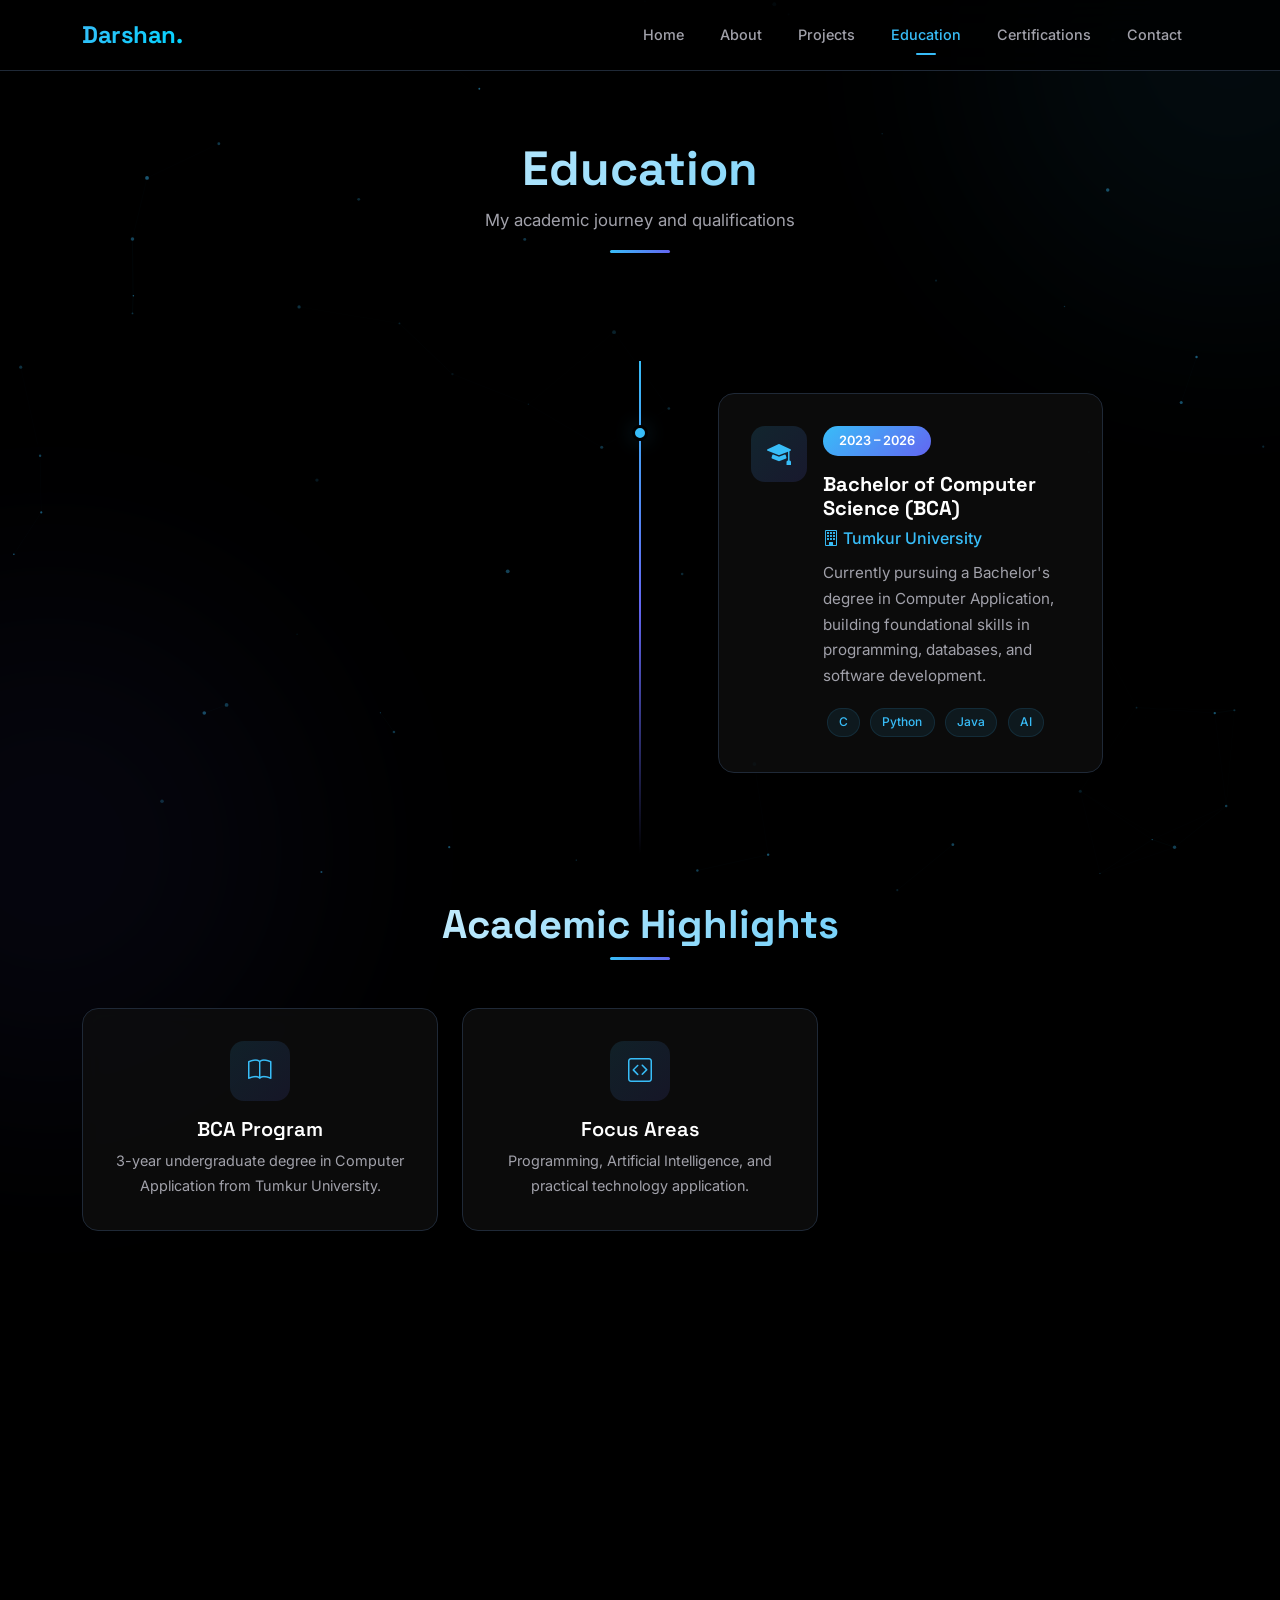
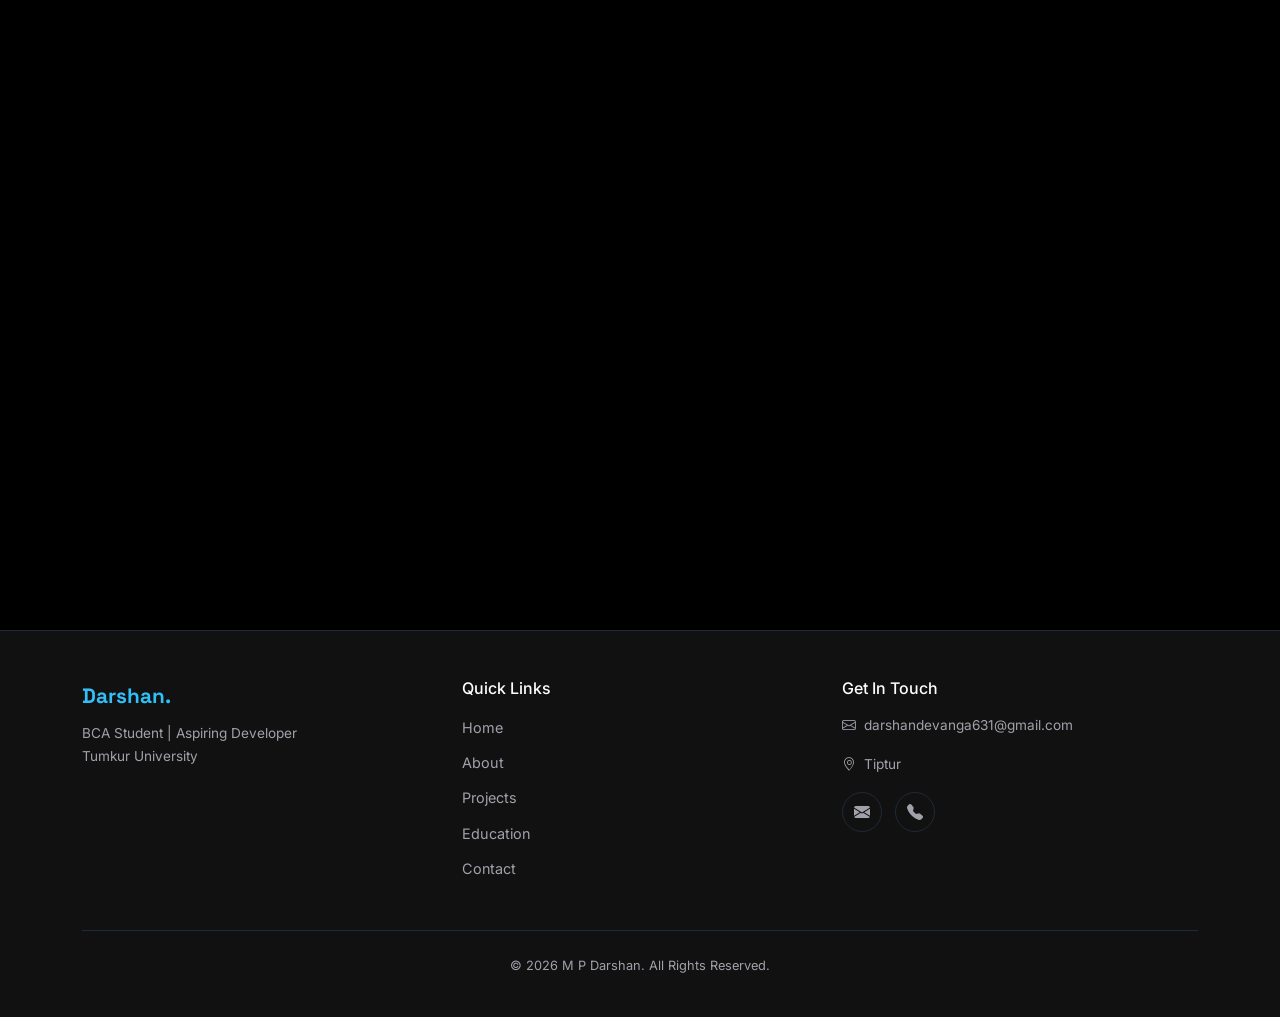
<file: pages/education.html>
<!DOCTYPE html>
<html lang="en">
<head>
  <meta charset="UTF-8">
  <meta name="viewport" content="width=device-width, initial-scale=1.0">
  <meta name="description" content="Education of M P Darshan — Academic background and qualifications.">
  <title>Education | M P Darshan</title>
  <link href="https://cdn.jsdelivr.net/npm/bootstrap@5.3.3/dist/css/bootstrap.min.css" rel="stylesheet">
  <link href="https://cdn.jsdelivr.net/npm/bootstrap-icons@1.11.3/font/bootstrap-icons.min.css" rel="stylesheet">
  <link rel="stylesheet" href="../css/style.css">
</head>
<body>

  <div class="loader-wrapper" id="loader"><div class="loader"></div></div>
  <canvas id="particle-canvas"></canvas>
  <div class="ambient-glow ambient-glow-1"></div>
  <div class="ambient-glow ambient-glow-2"></div>

  <!-- Navbar -->
  <nav class="navbar navbar-expand-lg navbar-custom fixed-top">
    <div class="container">
      <a class="navbar-brand" href="../index.html"><span class="navbar-brand-text">Darshan.</span></a>
      <button class="navbar-toggler" type="button" data-bs-toggle="collapse" data-bs-target="#navbarNav">
        <span class="navbar-toggler-icon"></span>
      </button>
      <div class="collapse navbar-collapse justify-content-end" id="navbarNav">
        <ul class="navbar-nav gap-1">
          <li class="nav-item"><a class="nav-link" href="../index.html">Home</a></li>
          <li class="nav-item"><a class="nav-link" href="about.html">About</a></li>
          <li class="nav-item"><a class="nav-link" href="projects.html">Projects</a></li>
          <li class="nav-item"><a class="nav-link" href="education.html">Education</a></li>
          <li class="nav-item"><a class="nav-link" href="certifications.html">Certifications</a></li>
          <li class="nav-item"><a class="nav-link" href="contact.html">Contact</a></li>
        </ul>
      </div>
    </div>
  </nav>

  <div class="page-content">

    <!-- Page Header -->
    <div class="page-header">
      <h1 class="reveal">Education</h1>
      <p class="reveal">My academic journey and qualifications</p>
      <div class="section-line reveal" style="margin-top:1rem;"></div>
    </div>

    <!-- Education Timeline -->
    <section class="section" style="padding-top:0;">
      <div class="container">

        <div class="row justify-content-center mb-5">
          <div class="col-lg-10">
            <div class="timeline">
              <!-- BCA -->
              <div class="timeline-item reveal">
                <div class="timeline-dot"></div>
                <div class="timeline-content">
                  <div class="glass-card">
                    <div class="d-flex align-items-start gap-3">
                      <div style="width:56px;height:56px;min-width:56px;border-radius:14px;background:linear-gradient(135deg,rgba(56,189,248,0.15),rgba(99,102,241,0.15));display:flex;align-items:center;justify-content:center;font-size:1.5rem;color:var(--primary);">
                        <i class="bi bi-mortarboard-fill"></i>
                      </div>
                      <div>
                        <span class="timeline-year">2023 – 2026</span>
                        <h5 style="font-family:var(--font-heading);font-weight:700;margin-top:0.5rem;margin-bottom:0.3rem;">
                          Bachelor of Computer Science (BCA)
                        </h5>
                        <p style="color:var(--primary);font-weight:500;margin-bottom:0.5rem;">
                          <i class="bi bi-building me-1"></i>Tumkur University
                        </p>
                        <p style="color:var(--text-secondary);margin-bottom:0;font-size:0.95rem;">
                          Currently pursuing a Bachelor's degree in Computer Application, building foundational skills in programming, databases, and software development.
                        </p>
                        <div class="d-flex flex-wrap gap-1 mt-3">
                          <span class="tech-badge">C</span>
                          <span class="tech-badge">Python</span>
                          <span class="tech-badge">Java</span>
                          <span class="tech-badge">AI</span>
                        </div>
                      </div>
                    </div>
                  </div>
                </div>
              </div>
            </div>
          </div>
        </div>

        <!-- Education Highlights -->
        <h2 class="section-title reveal">Academic Highlights</h2>
        <div class="section-line reveal"></div>

        <div class="row g-4 justify-content-center">
          <div class="col-md-6 col-lg-4 reveal">
            <div class="glass-card text-center h-100">
              <div style="width:60px;height:60px;border-radius:14px;background:linear-gradient(135deg,rgba(56,189,248,0.12),rgba(99,102,241,0.12));display:flex;align-items:center;justify-content:center;font-size:1.5rem;color:var(--primary);margin:0 auto 1rem;">
                <i class="bi bi-book"></i>
              </div>
              <h5 style="font-family:var(--font-heading);font-weight:600;">BCA Program</h5>
              <p style="color:var(--text-secondary);font-size:0.9rem;margin-bottom:0;">
                3-year undergraduate degree in Computer Application from Tumkur University.
              </p>
            </div>
          </div>
          <div class="col-md-6 col-lg-4 reveal">
            <div class="glass-card text-center h-100">
              <div style="width:60px;height:60px;border-radius:14px;background:linear-gradient(135deg,rgba(56,189,248,0.12),rgba(99,102,241,0.12));display:flex;align-items:center;justify-content:center;font-size:1.5rem;color:var(--primary);margin:0 auto 1rem;">
                <i class="bi bi-code-square"></i>
              </div>
              <h5 style="font-family:var(--font-heading);font-weight:600;">Focus Areas</h5>
              <p style="color:var(--text-secondary);font-size:0.9rem;margin-bottom:0;">
                Programming, Artificial Intelligence, and practical technology application.
              </p>
            </div>
          </div>
          <div class="col-md-6 col-lg-4 reveal">
            <div class="glass-card text-center h-100">
              <div style="width:60px;height:60px;border-radius:14px;background:linear-gradient(135deg,rgba(56,189,248,0.12),rgba(99,102,241,0.12));display:flex;align-items:center;justify-content:center;font-size:1.5rem;color:var(--primary);margin:0 auto 1rem;">
                <i class="bi bi-graph-up-arrow"></i>
              </div>
              <h5 style="font-family:var(--font-heading);font-weight:600;">Continuous Learning</h5>
              <p style="color:var(--text-secondary);font-size:0.9rem;margin-bottom:0;">
                Always improving skills and gaining hands-on experience in the IT field.
              </p>
            </div>
          </div>
        </div>

        <!-- Resume Section -->
        <div class="row justify-content-center mt-5">
          <div class="col-lg-6 text-center reveal">
            <div class="glass-card">
              <h5 style="font-family:var(--font-heading);font-weight:600;margin-bottom:1rem;">
                <i class="bi bi-file-earmark-person me-2" style="color:var(--primary);"></i>My Resume
              </h5>
              <div class="resume-preview mb-3">
                <img src="../assets/resume/resume.jpeg" alt="Darshan Resume">
              </div>
              <div class="d-flex flex-wrap justify-content-center gap-2">
                <a href="../assets/resume/resume.jpeg" target="_blank" class="btn-primary-custom">
                  <i class="bi bi-eye"></i> View Full Resume
                </a>
                <a href="../assets/resume/resume.jpeg" download="Darshan_Resume" class="btn-outline-custom">
                  <i class="bi bi-download"></i> Download
                </a>
              </div>
            </div>
          </div>
        </div>

      </div>
    </section>

  </div>

  <!-- Footer -->
  <footer class="footer">
    <div class="container">
      <div class="row g-4">
        <div class="col-lg-4">
          <div class="footer-brand">Darshan.</div>
          <p class="footer-text">BCA Student | Aspiring Developer<br>Tumkur University</p>
        </div>
        <div class="col-lg-4">
          <h6 class="text-white mb-3">Quick Links</h6>
          <ul class="footer-links">
            <li><a href="../index.html">Home</a></li>
            <li><a href="about.html">About</a></li>
            <li><a href="projects.html">Projects</a></li>
            <li><a href="education.html">Education</a></li>
            <li><a href="contact.html">Contact</a></li>
          </ul>
        </div>
        <div class="col-lg-4">
          <h6 class="text-white mb-3">Get In Touch</h6>
          <p class="footer-text"><i class="bi bi-envelope me-2"></i>darshandevanga631@gmail.com</p>
          <p class="footer-text"><i class="bi bi-geo-alt me-2"></i>Tiptur</p>
          <div class="footer-social mt-3">
            <a href="mailto:darshandevanga631@gmail.com"><i class="bi bi-envelope-fill"></i></a>
            <a href="tel:+919353750095"><i class="bi bi-telephone-fill"></i></a>
          </div>
        </div>
      </div>
      <div class="footer-bottom">
        <p>&copy; 2026 M P Darshan. All Rights Reserved.</p>
      </div>
    </div>
  </footer>

  <button class="scroll-top" id="scroll-top-btn"><i class="bi bi-chevron-up"></i></button>
  <script src="https://cdn.jsdelivr.net/npm/bootstrap@5.3.3/dist/js/bootstrap.bundle.min.js"></script>
  <script src="../js/main.js"></script>
</body>
</html>
</file>
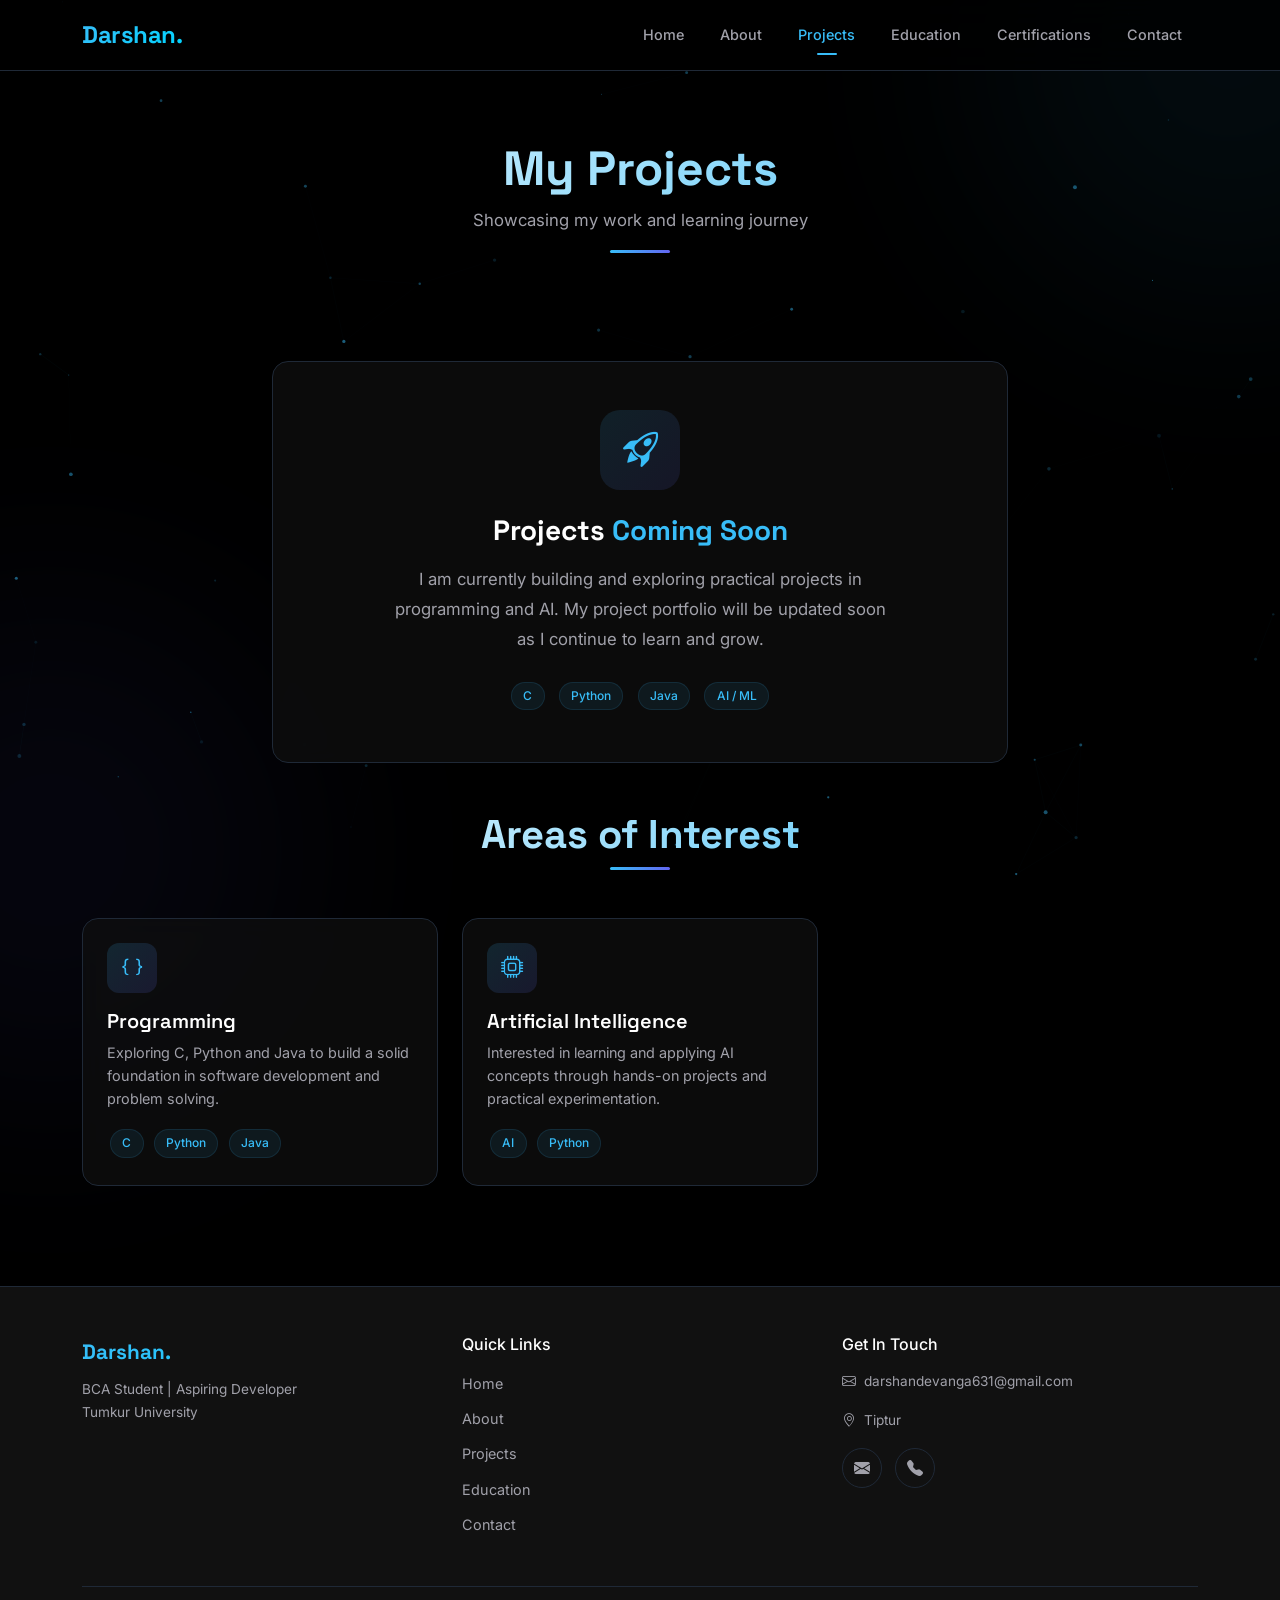
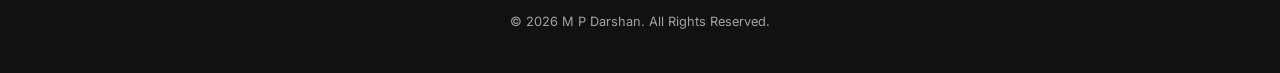
<file: pages/projects.html>
<!DOCTYPE html>
<html lang="en">
<head>
  <meta charset="UTF-8">
  <meta name="viewport" content="width=device-width, initial-scale=1.0">
  <meta name="description" content="Projects by M P Darshan — Explore my work in programming and technology.">
  <title>Projects | M P Darshan</title>
  <link href="https://cdn.jsdelivr.net/npm/bootstrap@5.3.3/dist/css/bootstrap.min.css" rel="stylesheet">
  <link href="https://cdn.jsdelivr.net/npm/bootstrap-icons@1.11.3/font/bootstrap-icons.min.css" rel="stylesheet">
  <link rel="stylesheet" href="../css/style.css">
</head>
<body>

  <div class="loader-wrapper" id="loader"><div class="loader"></div></div>
  <canvas id="particle-canvas"></canvas>
  <div class="ambient-glow ambient-glow-1"></div>
  <div class="ambient-glow ambient-glow-2"></div>

  <!-- Navbar -->
  <nav class="navbar navbar-expand-lg navbar-custom fixed-top">
    <div class="container">
      <a class="navbar-brand" href="../index.html"><span class="navbar-brand-text">Darshan.</span></a>
      <button class="navbar-toggler" type="button" data-bs-toggle="collapse" data-bs-target="#navbarNav">
        <span class="navbar-toggler-icon"></span>
      </button>
      <div class="collapse navbar-collapse justify-content-end" id="navbarNav">
        <ul class="navbar-nav gap-1">
          <li class="nav-item"><a class="nav-link" href="../index.html">Home</a></li>
          <li class="nav-item"><a class="nav-link" href="about.html">About</a></li>
          <li class="nav-item"><a class="nav-link" href="projects.html">Projects</a></li>
          <li class="nav-item"><a class="nav-link" href="education.html">Education</a></li>
          <li class="nav-item"><a class="nav-link" href="certifications.html">Certifications</a></li>
          <li class="nav-item"><a class="nav-link" href="contact.html">Contact</a></li>
        </ul>
      </div>
    </div>
  </nav>

  <div class="page-content">

    <!-- Page Header -->
    <div class="page-header">
      <h1 class="reveal">My Projects</h1>
      <p class="reveal">Showcasing my work and learning journey</p>
      <div class="section-line reveal" style="margin-top:1rem;"></div>
    </div>

    <!-- Projects Section -->
    <section class="section" style="padding-top:0;">
      <div class="container">

        <!-- Coming Soon / Placeholder for real projects -->
        <div class="row justify-content-center mb-5">
          <div class="col-lg-8 reveal">
            <div class="glass-card text-center" style="padding:3rem 2rem;">
              <div style="width:80px;height:80px;border-radius:20px;background:linear-gradient(135deg,rgba(56,189,248,0.12),rgba(99,102,241,0.12));display:flex;align-items:center;justify-content:center;font-size:2.2rem;color:var(--primary);margin:0 auto 1.5rem;">
                <i class="bi bi-rocket-takeoff"></i>
              </div>
              <h3 style="font-family:var(--font-heading);font-weight:700;margin-bottom:1rem;">
                Projects <span style="color:var(--primary);">Coming Soon</span>
              </h3>
              <p style="color:var(--text-secondary);font-size:1.05rem;max-width:500px;margin:0 auto 1.5rem;line-height:1.8;">
                I am currently building and exploring practical projects in programming and AI. My project portfolio will be updated soon as I continue to learn and grow.
              </p>
              <div class="d-flex flex-wrap justify-content-center gap-2">
                <span class="tech-badge">C</span>
                <span class="tech-badge">Python</span>
                <span class="tech-badge">Java</span>
                <span class="tech-badge">AI / ML</span>
              </div>
            </div>
          </div>
        </div>

        <!-- Areas of Interest -->
        <h2 class="section-title reveal">Areas of Interest</h2>
        <div class="section-line reveal"></div>

        <div class="row g-4 justify-content-center">
          <div class="col-md-6 col-lg-4 reveal">
            <div class="project-card h-100">
              <div class="project-card-body">
                <div class="project-card-icon">
                  <i class="bi bi-braces"></i>
                </div>
                <h5>Programming</h5>
                <p>Exploring C, Python and Java to build a solid foundation in software development and problem solving.</p>
                <div class="d-flex flex-wrap gap-1 mt-3">
                  <span class="tech-badge">C</span>
                  <span class="tech-badge">Python</span>
                  <span class="tech-badge">Java</span>
                </div>
              </div>
            </div>
          </div>
          <div class="col-md-6 col-lg-4 reveal">
            <div class="project-card h-100">
              <div class="project-card-body">
                <div class="project-card-icon">
                  <i class="bi bi-cpu"></i>
                </div>
                <h5>Artificial Intelligence</h5>
                <p>Interested in learning and applying AI concepts through hands-on projects and practical experimentation.</p>
                <div class="d-flex flex-wrap gap-1 mt-3">
                  <span class="tech-badge">AI</span>
                  <span class="tech-badge">Python</span>
                </div>
              </div>
            </div>
          </div>
          <div class="col-md-6 col-lg-4 reveal">
            <div class="project-card h-100">
              <div class="project-card-body">
                <div class="project-card-icon">
                  <i class="bi bi-camera-reels"></i>
                </div>
                <h5>Photography</h5>
                <p>Professional photography skills — capturing moments and creating visual stories with a creative eye.</p>
                <div class="d-flex flex-wrap gap-1 mt-3">
                  <span class="tech-badge">Photography</span>
                  <span class="tech-badge">Creative</span>
                </div>
              </div>
            </div>
          </div>
        </div>

      </div>
    </section>

  </div>

  <!-- Footer -->
  <footer class="footer">
    <div class="container">
      <div class="row g-4">
        <div class="col-lg-4">
          <div class="footer-brand">Darshan.</div>
          <p class="footer-text">BCA Student | Aspiring Developer<br>Tumkur University</p>
        </div>
        <div class="col-lg-4">
          <h6 class="text-white mb-3">Quick Links</h6>
          <ul class="footer-links">
            <li><a href="../index.html">Home</a></li>
            <li><a href="about.html">About</a></li>
            <li><a href="projects.html">Projects</a></li>
            <li><a href="education.html">Education</a></li>
            <li><a href="contact.html">Contact</a></li>
          </ul>
        </div>
        <div class="col-lg-4">
          <h6 class="text-white mb-3">Get In Touch</h6>
          <p class="footer-text"><i class="bi bi-envelope me-2"></i>darshandevanga631@gmail.com</p>
          <p class="footer-text"><i class="bi bi-geo-alt me-2"></i>Tiptur</p>
          <div class="footer-social mt-3">
            <a href="mailto:darshandevanga631@gmail.com"><i class="bi bi-envelope-fill"></i></a>
            <a href="tel:+919353750095"><i class="bi bi-telephone-fill"></i></a>
          </div>
        </div>
      </div>
      <div class="footer-bottom">
        <p>&copy; 2026 M P Darshan. All Rights Reserved.</p>
      </div>
    </div>
  </footer>

  <button class="scroll-top" id="scroll-top-btn"><i class="bi bi-chevron-up"></i></button>
  <script src="https://cdn.jsdelivr.net/npm/bootstrap@5.3.3/dist/js/bootstrap.bundle.min.js"></script>
  <script src="../js/main.js"></script>
</body>
</html>
</file>
<file: css/style.css>
/* ========================================
   DARSHAN PORTFOLIO — DESIGN SYSTEM
   ======================================== */

@import url('https://fonts.googleapis.com/css2?family=Inter:wght@300;400;500;600;700;800;900&family=Space+Grotesk:wght@400;500;600;700&display=swap');

/* --- CSS Variables --- */
:root {
  --bg: #000000;
  --surface: #111111;
  --primary: #38BDF8;
  --secondary: #6366F1;
  --highlight: #00D4FF;
  --text-primary: #FFFFFF;
  --text-secondary: #A1A1AA;
  --border: #1F2937;
  --card-glow: rgba(56,189,248,0.18);
  --btn-glow: rgba(0,212,255,0.30);
  --font-main: 'Inter', sans-serif;
  --font-heading: 'Space Grotesk', sans-serif;
  --radius: 16px;
  --radius-sm: 10px;
  --transition: 0.3s cubic-bezier(0.4, 0, 0.2, 1);
}

/* --- Reset & Base --- */
*, *::before, *::after {
  margin: 0;
  padding: 0;
  box-sizing: border-box;
}

html {
  scroll-behavior: smooth;
  scrollbar-width: thin;
  scrollbar-color: var(--primary) var(--surface);
}

body {
  font-family: var(--font-main);
  background: var(--bg);
  color: var(--text-primary);
  line-height: 1.7;
  overflow-x: hidden;
  min-height: 100vh;
}

::-webkit-scrollbar { width: 6px; }
::-webkit-scrollbar-track { background: var(--surface); }
::-webkit-scrollbar-thumb { background: var(--primary); border-radius: 3px; }

/* --- Loading Screen --- */
.loader-wrapper {
  position: fixed;
  inset: 0;
  background: var(--bg);
  display: flex;
  align-items: center;
  justify-content: center;
  z-index: 10000;
  transition: opacity 0.6s ease, visibility 0.6s ease;
}

.loader-wrapper.hidden {
  opacity: 0;
  visibility: hidden;
  pointer-events: none;
}

.loader {
  width: 48px;
  height: 48px;
  border: 3px solid var(--border);
  border-top-color: var(--primary);
  border-radius: 50%;
  animation: spin 0.8s linear infinite;
}

@keyframes spin {
  to { transform: rotate(360deg); }
}

/* --- Particle Canvas --- */
#particle-canvas {
  position: fixed;
  top: 0;
  left: 0;
  width: 100%;
  height: 100%;
  z-index: 0;
  pointer-events: none;
}

/* --- Navbar --- */
.navbar-custom {
  background: rgba(0, 0, 0, 0.75);
  backdrop-filter: blur(20px);
  -webkit-backdrop-filter: blur(20px);
  border-bottom: 1px solid var(--border);
  padding: 0.6rem 0;
  transition: var(--transition);
  z-index: 1000;
}

.navbar-custom.scrolled {
  background: rgba(0, 0, 0, 0.92);
  box-shadow: 0 4px 30px rgba(56, 189, 248, 0.08);
}

.navbar-brand-text {
  font-family: var(--font-heading);
  font-size: 1.5rem;
  font-weight: 700;
  background: linear-gradient(135deg, var(--primary), var(--highlight));
  -webkit-background-clip: text;
  -webkit-text-fill-color: transparent;
  background-clip: text;
  letter-spacing: -0.5px;
}

.navbar-custom .nav-link {
  color: var(--text-secondary) !important;
  font-weight: 500;
  font-size: 0.9rem;
  padding: 0.5rem 1rem !important;
  border-radius: var(--radius-sm);
  transition: var(--transition);
  position: relative;
}

.navbar-custom .nav-link:hover,
.navbar-custom .nav-link.active {
  color: var(--primary) !important;
}

.navbar-custom .nav-link.active::after {
  content: '';
  position: absolute;
  bottom: 0;
  left: 50%;
  transform: translateX(-50%);
  width: 20px;
  height: 2px;
  background: var(--primary);
  border-radius: 2px;
}

.navbar-toggler {
  border: 1px solid var(--border) !important;
  padding: 0.4rem 0.6rem;
}

.navbar-toggler-icon {
  background-image: url("data:image/svg+xml,%3csvg xmlns='http://www.w3.org/2000/svg' viewBox='0 0 30 30'%3e%3cpath stroke='%2338BDF8' stroke-linecap='round' stroke-miterlimit='10' stroke-width='2' d='M4 7h22M4 15h22M4 23h22'/%3e%3c/svg%3e") !important;
}

/* --- Page Container --- */
.page-content {
  position: relative;
  z-index: 1;
  min-height: 100vh;
}

/* --- Section Styles --- */
.section {
  padding: 100px 0;
  position: relative;
}

.section-title {
  font-family: var(--font-heading);
  font-size: 2.5rem;
  font-weight: 700;
  text-align: center;
  margin-bottom: 0.5rem;
  background: linear-gradient(135deg, var(--text-primary), var(--primary));
  -webkit-background-clip: text;
  -webkit-text-fill-color: transparent;
  background-clip: text;
}

.section-subtitle {
  text-align: center;
  color: var(--text-secondary);
  font-size: 1rem;
  margin-bottom: 3rem;
}

.section-line {
  width: 60px;
  height: 3px;
  background: linear-gradient(90deg, var(--primary), var(--secondary));
  border-radius: 3px;
  margin: 0 auto 3rem;
}

/* --- Glass Card --- */
.glass-card {
  background: rgba(17, 17, 17, 0.7);
  backdrop-filter: blur(12px);
  -webkit-backdrop-filter: blur(12px);
  border: 1px solid var(--border);
  border-radius: var(--radius);
  padding: 2rem;
  transition: var(--transition);
  position: relative;
  overflow: hidden;
}

.glass-card::before {
  content: '';
  position: absolute;
  top: 0;
  left: 0;
  right: 0;
  height: 1px;
  background: linear-gradient(90deg, transparent, var(--primary), transparent);
  opacity: 0;
  transition: var(--transition);
}

.glass-card:hover {
  border-color: rgba(56, 189, 248, 0.3);
  box-shadow: 0 8px 40px var(--card-glow);
  transform: translateY(-4px);
}

.glass-card:hover::before {
  opacity: 1;
}

/* --- Buttons --- */
.btn-primary-custom {
  background: linear-gradient(135deg, var(--primary), var(--secondary));
  color: #fff;
  border: none;
  padding: 0.75rem 2rem;
  border-radius: 50px;
  font-weight: 600;
  font-size: 0.9rem;
  transition: var(--transition);
  position: relative;
  overflow: hidden;
  display: inline-flex;
  align-items: center;
  gap: 0.5rem;
  text-decoration: none;
}

.btn-primary-custom:hover {
  transform: translateY(-2px);
  box-shadow: 0 8px 30px var(--btn-glow);
  color: #fff;
}

.btn-outline-custom {
  background: transparent;
  color: var(--primary);
  border: 1.5px solid var(--primary);
  padding: 0.75rem 2rem;
  border-radius: 50px;
  font-weight: 600;
  font-size: 0.9rem;
  transition: var(--transition);
  display: inline-flex;
  align-items: center;
  gap: 0.5rem;
  text-decoration: none;
}

.btn-outline-custom:hover {
  background: var(--primary);
  color: var(--bg);
  box-shadow: 0 8px 30px var(--btn-glow);
  transform: translateY(-2px);
}

/* --- Hero Section --- */
.hero-section {
  min-height: 100vh;
  display: flex;
  align-items: center;
  position: relative;
  padding-top: 80px;
}

.hero-greeting {
  color: var(--primary);
  font-weight: 600;
  font-size: 1.1rem;
  letter-spacing: 2px;
  text-transform: uppercase;
  margin-bottom: 0.5rem;
}

.hero-name {
  font-family: var(--font-heading);
  font-size: clamp(2.5rem, 5vw, 4rem);
  font-weight: 800;
  line-height: 1.1;
  margin-bottom: 0.5rem;
}

.hero-name .gradient-text {
  background: linear-gradient(135deg, var(--primary), var(--highlight), var(--secondary));
  -webkit-background-clip: text;
  -webkit-text-fill-color: transparent;
  background-clip: text;
}

.hero-tagline {
  font-size: 1.3rem;
  color: var(--text-secondary);
  margin-bottom: 1rem;
  min-height: 2rem;
}

.hero-tagline .typed-cursor {
  color: var(--primary);
}

.hero-desc {
  color: var(--text-secondary);
  font-size: 1.05rem;
  max-width: 520px;
  margin-bottom: 2rem;
  line-height: 1.8;
}

.hero-buttons {
  display: flex;
  flex-wrap: wrap;
  gap: 1rem;
  margin-bottom: 2rem;
}

.hero-social {
  display: flex;
  gap: 1rem;
}

.hero-social a {
  width: 44px;
  height: 44px;
  border-radius: 50%;
  border: 1px solid var(--border);
  display: flex;
  align-items: center;
  justify-content: center;
  color: var(--text-secondary);
  font-size: 1.1rem;
  transition: var(--transition);
  text-decoration: none;
}

.hero-social a:hover {
  border-color: var(--primary);
  color: var(--primary);
  box-shadow: 0 0 20px var(--card-glow);
  transform: translateY(-3px);
}

.hero-photo {
  position: relative;
  display: flex;
  justify-content: center;
  align-items: center;
}

.hero-photo img {
  width: 320px;
  height: 320px;
  border-radius: 50%;
  object-fit: cover;
  object-position: top;
  border: 2px solid var(--border);
  box-shadow: 0 0 40px rgba(0,0,0,0.5);
}

/* --- Skill Tags --- */
.skill-tag {
  display: inline-flex;
  align-items: center;
  gap: 0.4rem;
  background: rgba(56, 189, 248, 0.08);
  border: 1px solid rgba(56, 189, 248, 0.15);
  color: var(--primary);
  padding: 0.5rem 1.2rem;
  border-radius: 50px;
  font-size: 0.85rem;
  font-weight: 500;
  transition: var(--transition);
}

.skill-tag:hover {
  background: rgba(56, 189, 248, 0.15);
  border-color: var(--primary);
  transform: translateY(-2px);
  box-shadow: 0 4px 20px var(--card-glow);
}

.skill-tag i {
  font-size: 1rem;
}

/* --- Timeline --- */
.timeline {
  position: relative;
  padding: 2rem 0;
}

.timeline::before {
  content: '';
  position: absolute;
  left: 50%;
  transform: translateX(-50%);
  top: 0;
  bottom: 0;
  width: 2px;
  background: linear-gradient(180deg, var(--primary), var(--secondary), transparent);
}

.timeline-item {
  position: relative;
  margin-bottom: 3rem;
}

.timeline-dot {
  position: absolute;
  left: 50%;
  transform: translateX(-50%);
  width: 16px;
  height: 16px;
  background: var(--primary);
  border-radius: 50%;
  border: 3px solid var(--bg);
  box-shadow: 0 0 20px var(--card-glow);
  z-index: 2;
  top: 2rem;
}

.timeline-content {
  width: 45%;
}

.timeline-item:nth-child(odd) .timeline-content {
  margin-left: auto;
  padding-left: 2rem;
}

.timeline-item:nth-child(even) .timeline-content {
  padding-right: 2rem;
}

.timeline-year {
  display: inline-block;
  background: linear-gradient(135deg, var(--primary), var(--secondary));
  color: #fff;
  padding: 0.25rem 1rem;
  border-radius: 50px;
  font-size: 0.8rem;
  font-weight: 600;
  margin-bottom: 0.5rem;
}

/* --- Project Cards --- */
.project-card {
  background: rgba(17, 17, 17, 0.7);
  backdrop-filter: blur(12px);
  border: 1px solid var(--border);
  border-radius: var(--radius);
  overflow: hidden;
  transition: var(--transition);
}

.project-card:hover {
  border-color: rgba(56, 189, 248, 0.3);
  box-shadow: 0 8px 40px var(--card-glow);
  transform: translateY(-6px);
}

.project-card-body {
  padding: 1.5rem;
}

.project-card-icon {
  width: 50px;
  height: 50px;
  border-radius: 12px;
  background: linear-gradient(135deg, rgba(56,189,248,0.15), rgba(99,102,241,0.15));
  display: flex;
  align-items: center;
  justify-content: center;
  font-size: 1.4rem;
  color: var(--primary);
  margin-bottom: 1rem;
}

.project-card h5 {
  font-family: var(--font-heading);
  font-weight: 600;
  margin-bottom: 0.5rem;
}

.project-card p {
  color: var(--text-secondary);
  font-size: 0.9rem;
  line-height: 1.6;
}

.tech-badge {
  display: inline-block;
  background: rgba(56, 189, 248, 0.08);
  border: 1px solid rgba(56, 189, 248, 0.12);
  color: var(--primary);
  padding: 0.2rem 0.7rem;
  border-radius: 50px;
  font-size: 0.75rem;
  font-weight: 500;
  margin: 0.2rem;
}

/* --- Contact Form --- */
.form-control-custom {
  background: rgba(17, 17, 17, 0.8);
  border: 1px solid var(--border);
  border-radius: var(--radius-sm);
  color: var(--text-primary);
  padding: 0.85rem 1.2rem;
  font-size: 0.95rem;
  transition: var(--transition);
  width: 100%;
  font-family: var(--font-main);
}

.form-control-custom:focus {
  outline: none;
  border-color: var(--primary);
  box-shadow: 0 0 20px var(--card-glow);
  background: rgba(17, 17, 17, 0.95);
}

.form-control-custom::placeholder {
  color: var(--text-secondary);
  opacity: 0.6;
}

textarea.form-control-custom {
  min-height: 150px;
  resize: vertical;
}

.form-label-custom {
  color: var(--text-secondary);
  font-size: 0.85rem;
  font-weight: 500;
  margin-bottom: 0.4rem;
  display: block;
}

/* --- Contact Info Cards --- */
.contact-info-card {
  display: flex;
  align-items: center;
  gap: 1rem;
  padding: 1.2rem;
  background: rgba(17, 17, 17, 0.5);
  border: 1px solid var(--border);
  border-radius: var(--radius-sm);
  transition: var(--transition);
}

.contact-info-card:hover {
  border-color: rgba(56, 189, 248, 0.3);
  box-shadow: 0 4px 20px var(--card-glow);
}

.contact-icon {
  width: 48px;
  height: 48px;
  border-radius: 12px;
  background: linear-gradient(135deg, rgba(56,189,248,0.12), rgba(99,102,241,0.12));
  display: flex;
  align-items: center;
  justify-content: center;
  color: var(--primary);
  font-size: 1.2rem;
  flex-shrink: 0;
}

.contact-info-card h6 {
  font-weight: 600;
  font-size: 0.85rem;
  color: var(--text-secondary);
  margin-bottom: 0.15rem;
}

.contact-info-card p {
  margin: 0;
  font-weight: 500;
  font-size: 0.95rem;
}

.contact-info-card a {
  color: var(--text-primary);
  text-decoration: none;
  transition: var(--transition);
}

.contact-info-card a:hover {
  color: var(--primary);
}

/* --- Footer --- */
.footer {
  background: var(--surface);
  border-top: 1px solid var(--border);
  padding: 3rem 0 1.5rem;
  position: relative;
  z-index: 1;
}

.footer-brand {
  font-family: var(--font-heading);
  font-size: 1.3rem;
  font-weight: 700;
  background: linear-gradient(135deg, var(--primary), var(--highlight));
  -webkit-background-clip: text;
  -webkit-text-fill-color: transparent;
  background-clip: text;
  margin-bottom: 0.5rem;
}

.footer-text {
  color: var(--text-secondary);
  font-size: 0.85rem;
}

.footer-links {
  list-style: none;
  padding: 0;
}

.footer-links li {
  margin-bottom: 0.5rem;
}

.footer-links a {
  color: var(--text-secondary);
  text-decoration: none;
  font-size: 0.9rem;
  transition: var(--transition);
}

.footer-links a:hover {
  color: var(--primary);
  padding-left: 4px;
}

.footer-social {
  display: flex;
  gap: 0.8rem;
}

.footer-social a {
  width: 40px;
  height: 40px;
  border-radius: 50%;
  border: 1px solid var(--border);
  display: flex;
  align-items: center;
  justify-content: center;
  color: var(--text-secondary);
  transition: var(--transition);
  text-decoration: none;
}

.footer-social a:hover {
  border-color: var(--primary);
  color: var(--primary);
  box-shadow: 0 0 15px var(--card-glow);
}

.footer-bottom {
  border-top: 1px solid var(--border);
  padding-top: 1.5rem;
  margin-top: 2rem;
  text-align: center;
}

.footer-bottom p {
  color: var(--text-secondary);
  font-size: 0.8rem;
}

/* --- Scroll to Top --- */
.scroll-top {
  position: fixed;
  bottom: 30px;
  right: 30px;
  width: 46px;
  height: 46px;
  border-radius: 50%;
  background: linear-gradient(135deg, var(--primary), var(--secondary));
  color: #fff;
  border: none;
  display: flex;
  align-items: center;
  justify-content: center;
  font-size: 1.2rem;
  cursor: pointer;
  opacity: 0;
  visibility: hidden;
  transform: translateY(20px);
  transition: var(--transition);
  z-index: 999;
  box-shadow: 0 4px 20px var(--btn-glow);
}

.scroll-top.visible {
  opacity: 1;
  visibility: visible;
  transform: translateY(0);
}

.scroll-top:hover {
  transform: translateY(-4px);
  box-shadow: 0 8px 30px var(--btn-glow);
}

/* --- Reveal Animations --- */
.reveal {
  opacity: 0;
  transform: translateY(40px);
  transition: opacity 0.7s ease, transform 0.7s ease;
}

.reveal.active {
  opacity: 1;
  transform: translateY(0);
}

.reveal-left {
  opacity: 0;
  transform: translateX(-40px);
  transition: opacity 0.7s ease, transform 0.7s ease;
}

.reveal-left.active {
  opacity: 1;
  transform: translateX(0);
}

.reveal-right {
  opacity: 0;
  transform: translateX(40px);
  transition: opacity 0.7s ease, transform 0.7s ease;
}

.reveal-right.active {
  opacity: 1;
  transform: translateX(0);
}

/* --- Certificate Card --- */
.cert-card {
  text-align: center;
}

.cert-card .cert-icon {
  width: 70px;
  height: 70px;
  border-radius: 16px;
  background: linear-gradient(135deg, rgba(56,189,248,0.12), rgba(99,102,241,0.12));
  display: flex;
  align-items: center;
  justify-content: center;
  font-size: 1.8rem;
  color: var(--primary);
  margin: 0 auto 1rem;
}

/* --- Resume Preview --- */
.resume-preview {
  border: 1px solid var(--border);
  border-radius: var(--radius);
  overflow: hidden;
  background: rgba(17,17,17,0.5);
}

.resume-preview img {
  width: 100%;
  display: block;
}

/* --- Ambient Glow Effects --- */
.ambient-glow {
  position: fixed;
  width: 500px;
  height: 500px;
  border-radius: 50%;
  filter: blur(120px);
  opacity: 0.06;
  pointer-events: none;
  z-index: 0;
}

.ambient-glow-1 {
  top: -200px;
  right: -200px;
  background: var(--primary);
}

.ambient-glow-2 {
  bottom: -200px;
  left: -200px;
  background: var(--secondary);
}

/* --- Page Header --- */
.page-header {
  padding: 140px 0 60px;
  text-align: center;
  position: relative;
}

.page-header h1 {
  font-family: var(--font-heading);
  font-size: 3rem;
  font-weight: 800;
  background: linear-gradient(135deg, var(--text-primary), var(--primary));
  -webkit-background-clip: text;
  -webkit-text-fill-color: transparent;
  background-clip: text;
  margin-bottom: 0.5rem;
}

.page-header p {
  color: var(--text-secondary);
  font-size: 1.05rem;
}

/* --- About Stats --- */
.stat-card {
  text-align: center;
  padding: 1.5rem;
}

.stat-number {
  font-family: var(--font-heading);
  font-size: 2.5rem;
  font-weight: 800;
  background: linear-gradient(135deg, var(--primary), var(--highlight));
  -webkit-background-clip: text;
  -webkit-text-fill-color: transparent;
  background-clip: text;
}

.stat-label {
  color: var(--text-secondary);
  font-size: 0.85rem;
  font-weight: 500;
  margin-top: 0.25rem;
}

/* --- Responsive --- */
@media (max-width: 991px) {
  .hero-section {
    text-align: center;
    padding-top: 100px;
  }

  .hero-photo {
    margin-bottom: 2.5rem;
  }

  .hero-photo img {
    width: 250px;
    height: 250px;
  }

  .hero-desc {
    margin: 0 auto 2rem;
  }

  .hero-buttons {
    justify-content: center;
  }

  .hero-social {
    justify-content: center;
  }

  .timeline::before {
    left: 20px;
  }

  .timeline-dot {
    left: 20px;
  }

  .timeline-content {
    width: calc(100% - 50px);
    margin-left: 50px !important;
    padding-left: 0 !important;
    padding-right: 0 !important;
  }

  .section-title {
    font-size: 2rem;
  }

  .page-header h1 {
    font-size: 2.2rem;
  }
}

@media (max-width: 576px) {
  .hero-name {
    font-size: 2rem;
  }

  .hero-photo img {
    width: 200px;
    height: 200px;
  }

  .glass-card {
    padding: 1.5rem;
  }

  .section {
    padding: 60px 0;
  }

  .page-header {
    padding: 120px 0 40px;
  }
}
</file>
